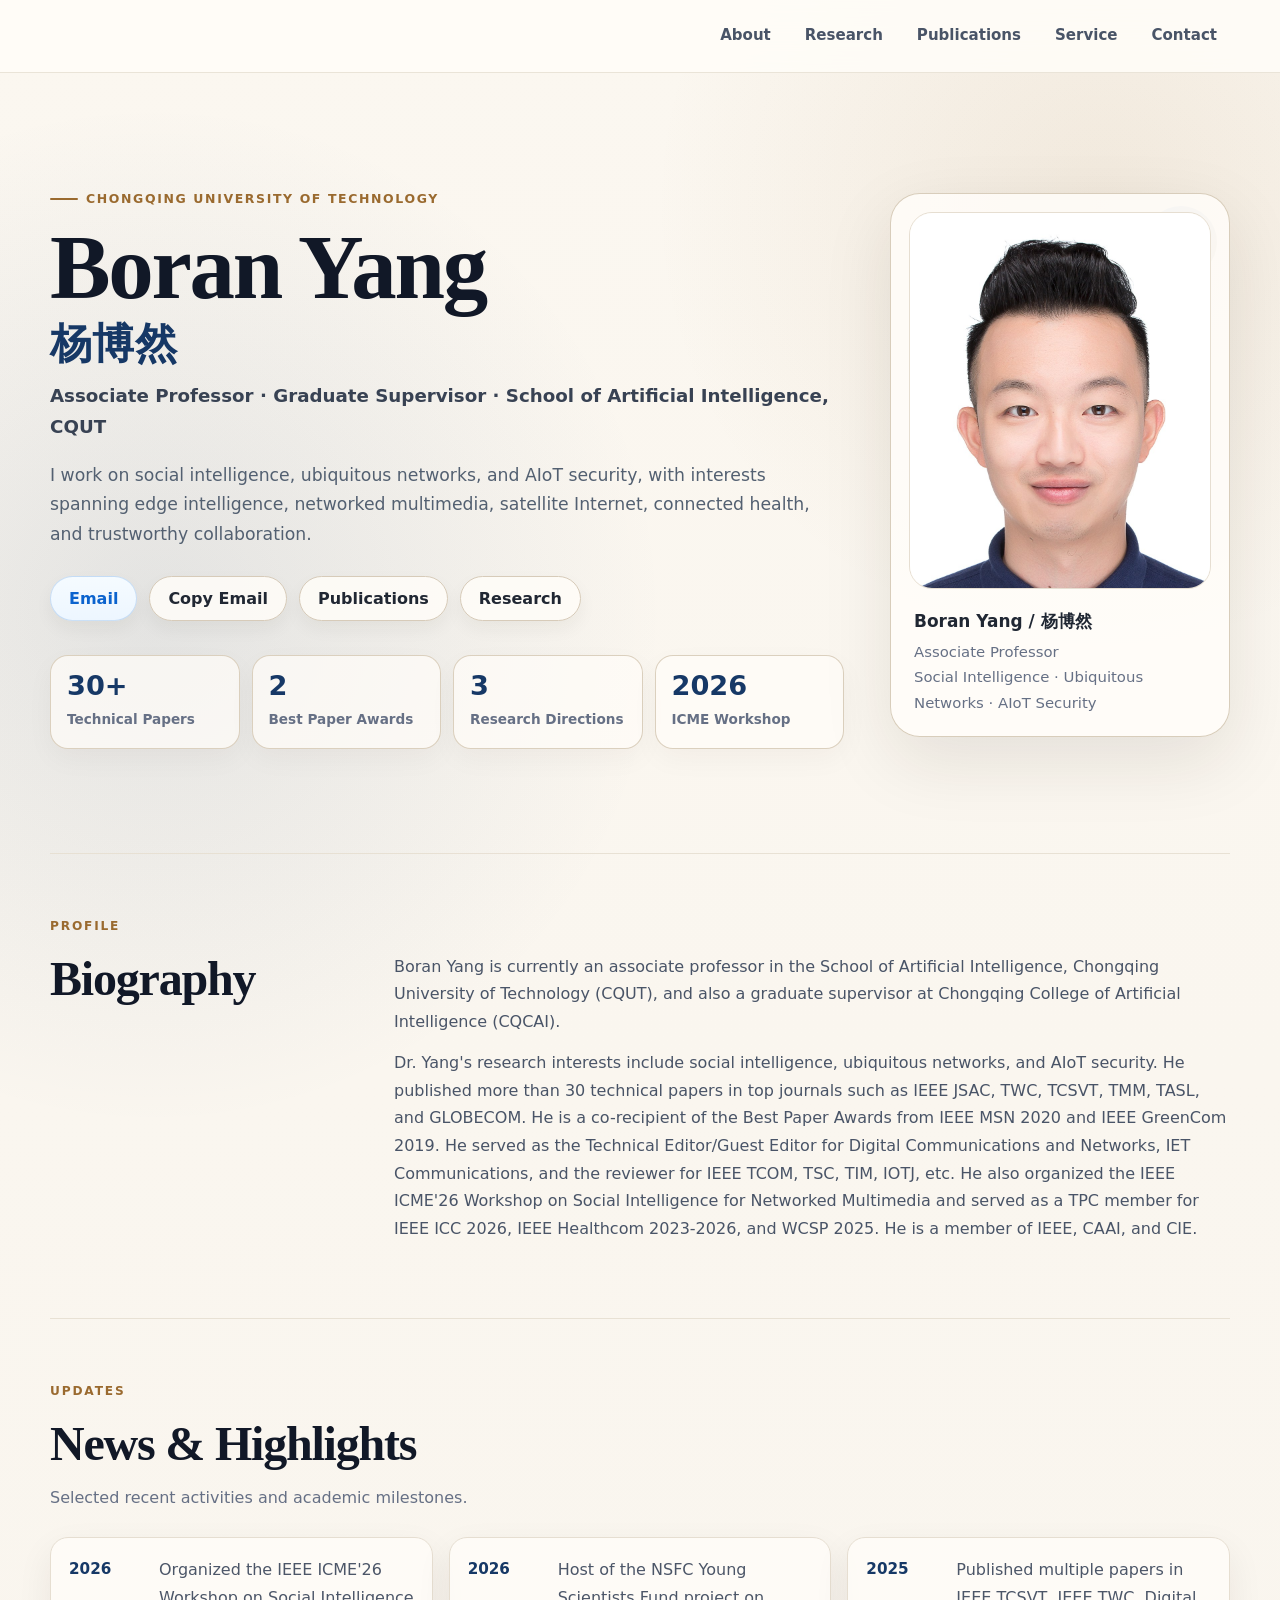
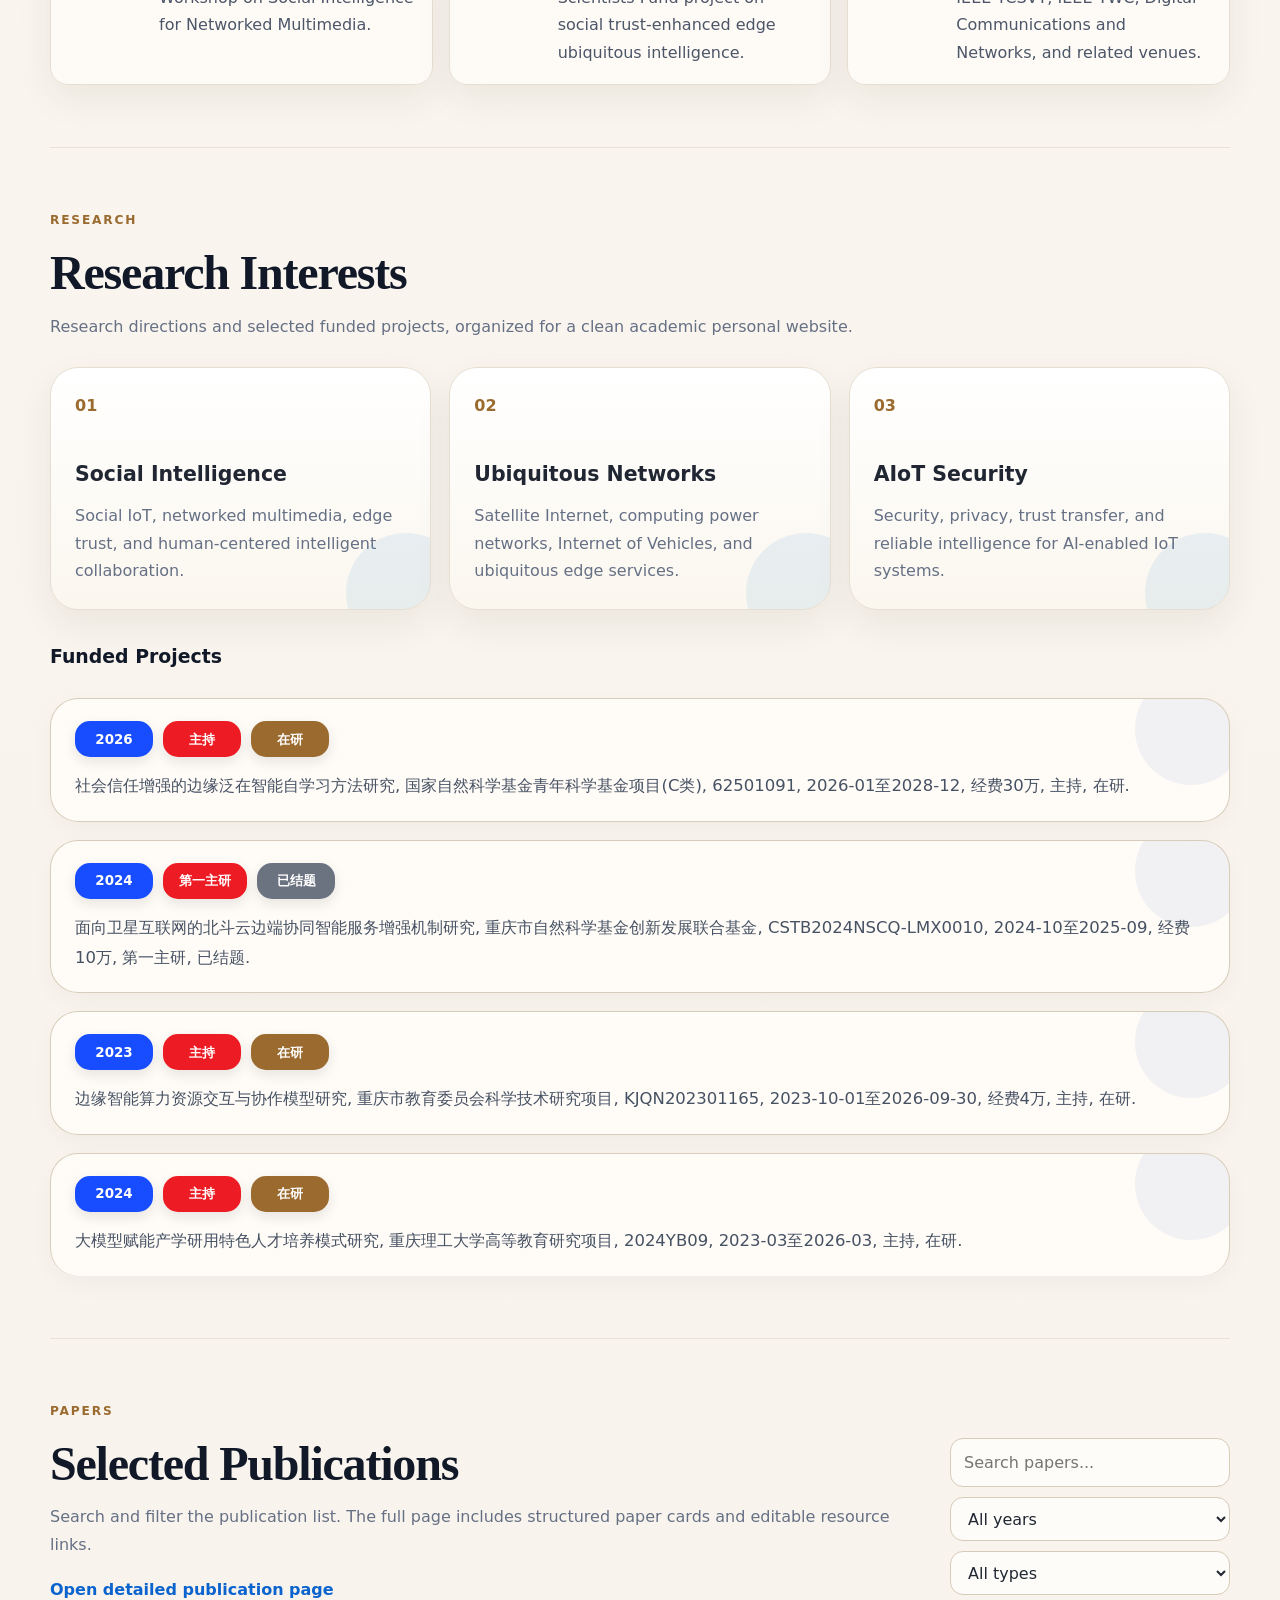
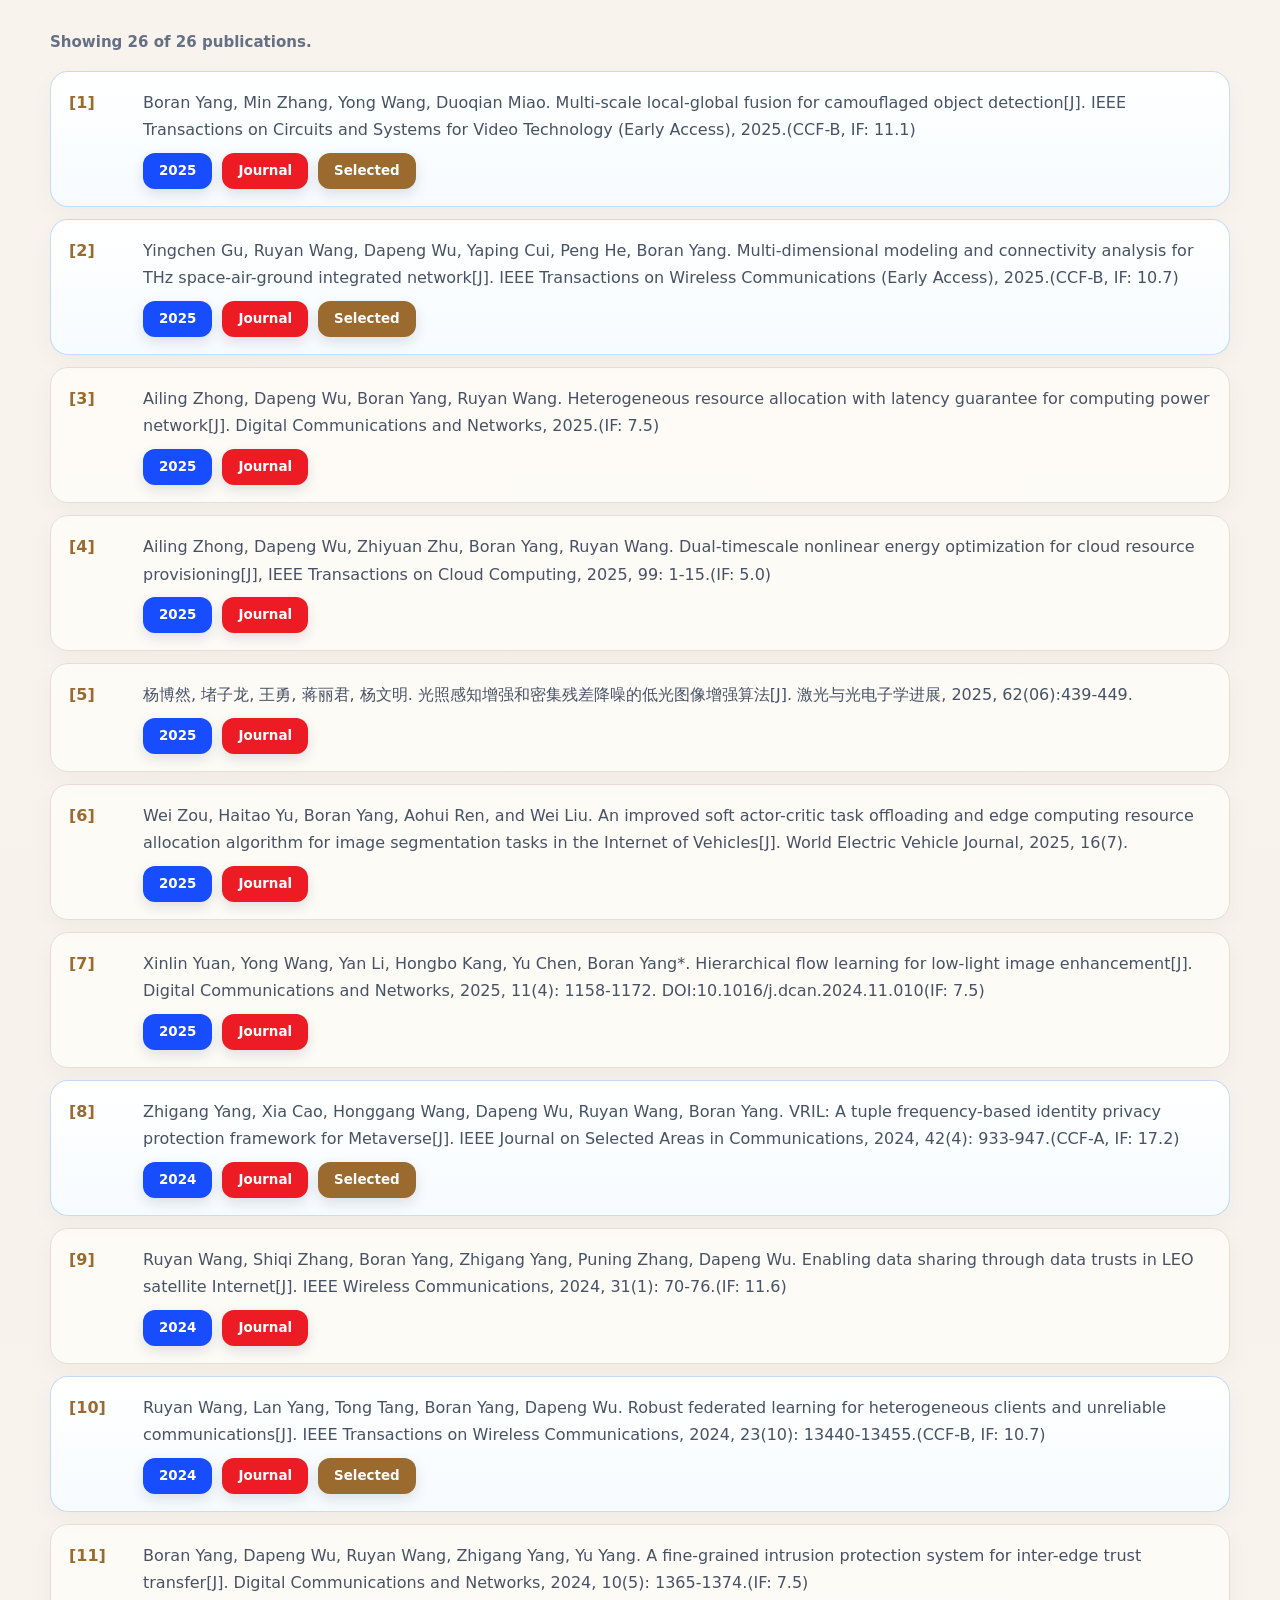
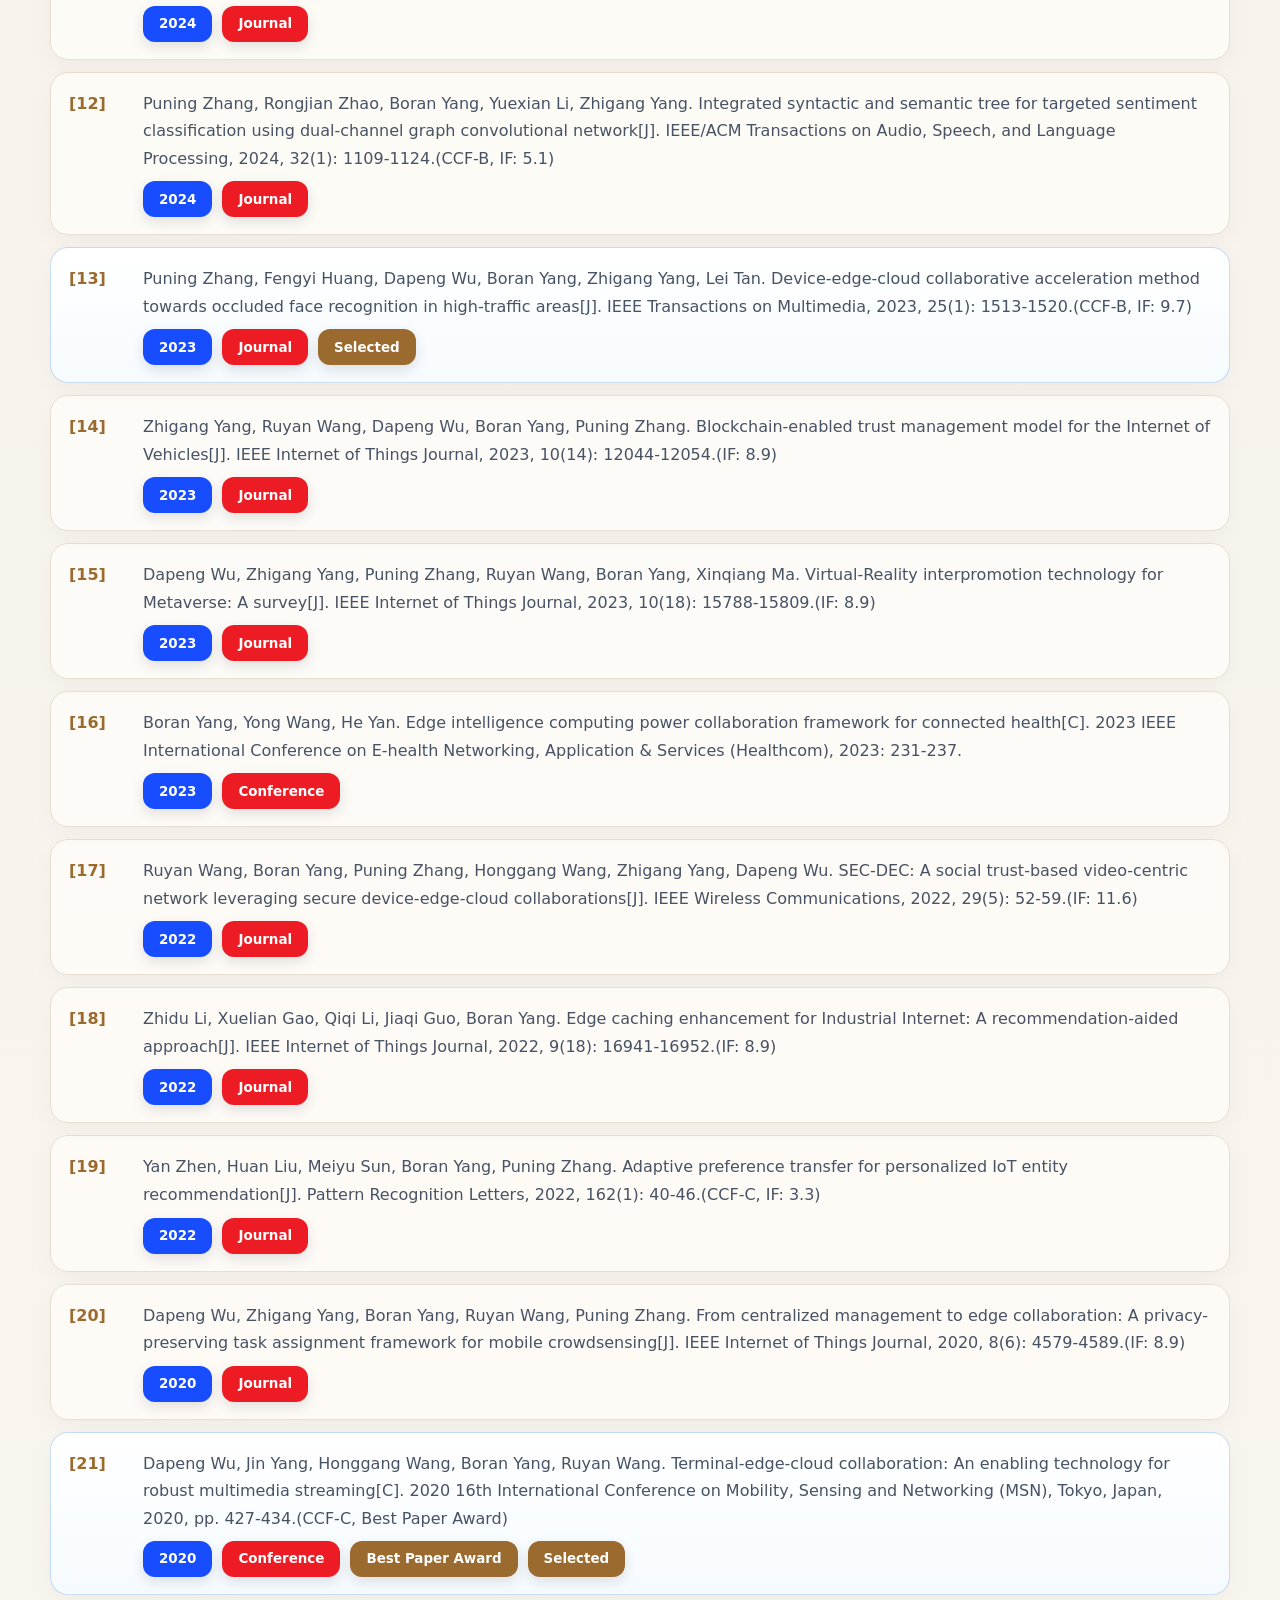
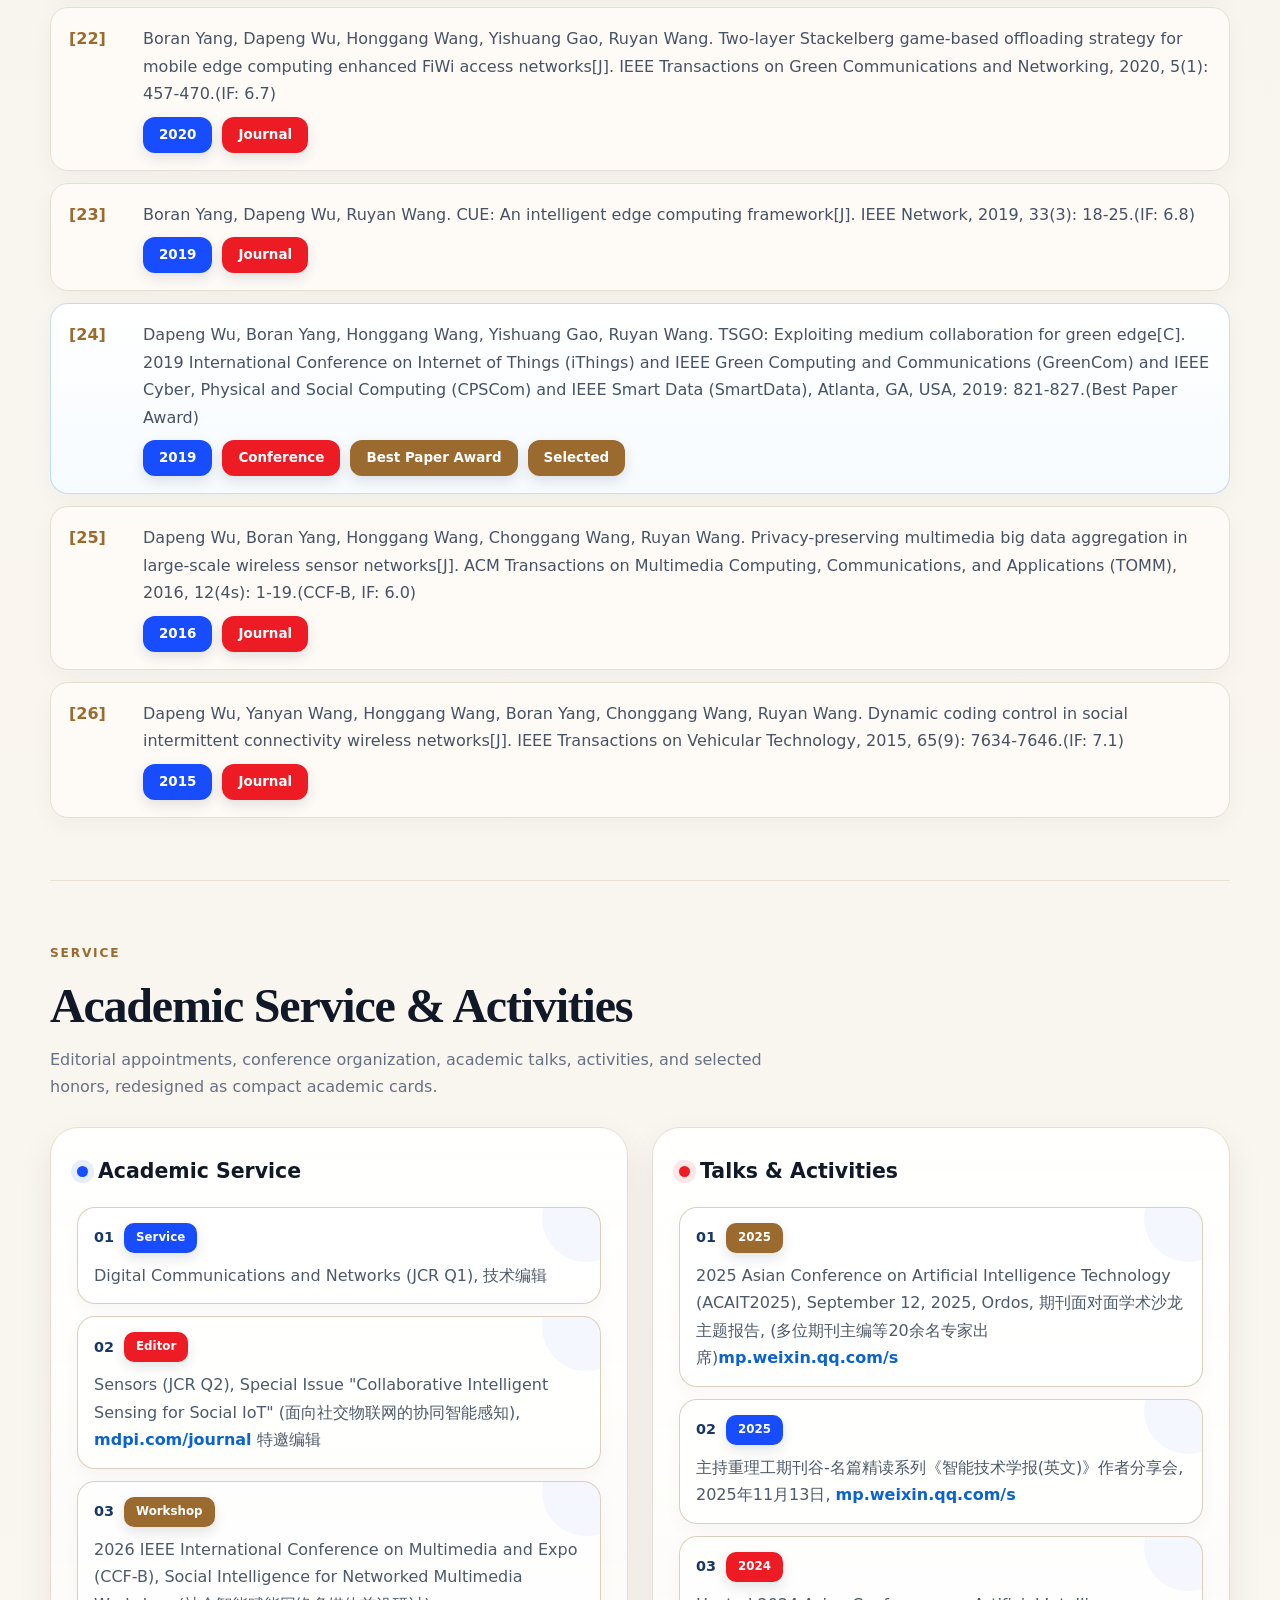
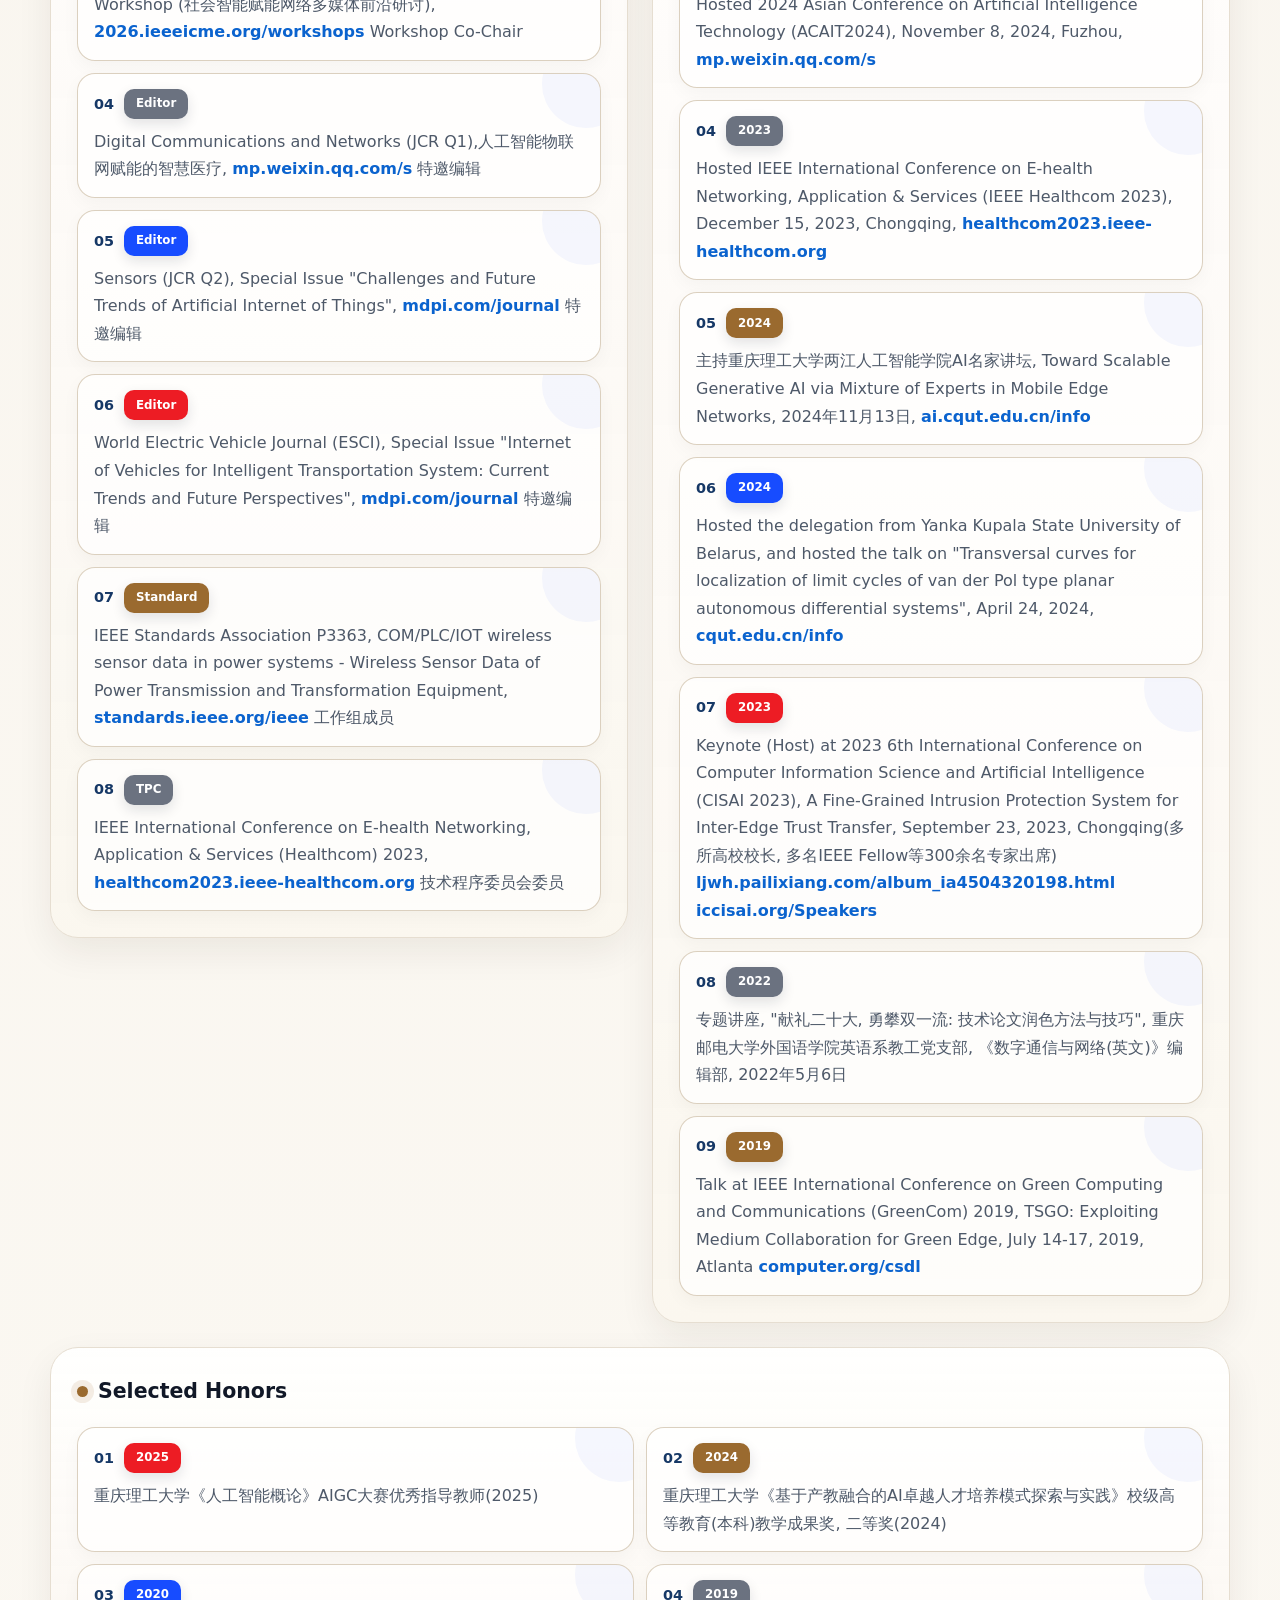
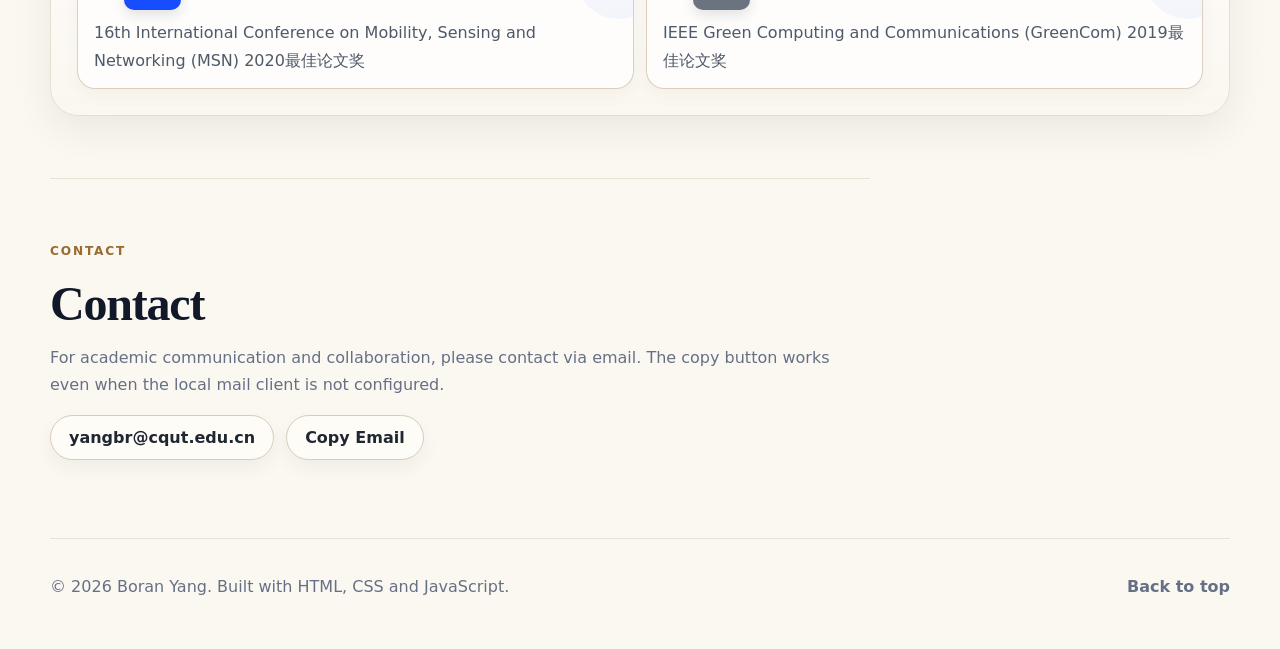
<file: index.html>
<!doctype html>
<html lang="en">
<head>
  <meta charset="utf-8" />
  <meta name="viewport" content="width=device-width, initial-scale=1" />
  <meta name="description" content="Boran Yang, Associate Professor at the School of Artificial Intelligence, Chongqing University of Technology. Research interests include social intelligence, ubiquitous networks, and AIoT security." />
  <meta name="keywords" content="Boran Yang, 杨博然, CQUT, Social Intelligence, Ubiquitous Networks, AIoT Security" />
  <meta name="author" content="Boran Yang" />
  <title>Boran Yang | 杨博然</title>
  <link rel="icon" href="assets/img/profile.svg" type="image/svg+xml" />
  <link rel="stylesheet" href="assets/css/styles.css" />
</head>
<body>
  <a class="skip-link" href="#about">Skip to content</a>

  <header class="site-header">
    <nav class="top-nav" aria-label="Main navigation">
      <button class="menu-button" type="button" aria-expanded="false" aria-controls="navLinks">Menu</button>
      <div class="nav-links" id="navLinks">
        <a href="index.html#about">About</a>
        <a href="index.html#research">Research</a>
        <a href="publication.html">Publications</a>
        <a href="index.html#service">Service</a>
        <a href="index.html#contact">Contact</a>
      </div>
    </nav>
  </header>

  <main id="top" class="page">
    <section class="hero" id="about">
      <div class="hero-main">
        <p class="kicker">Chongqing University of Technology</p>
        <h1>Boran Yang <span>杨博然</span></h1>
        <p class="position">Associate Professor · Graduate Supervisor · School of Artificial Intelligence, CQUT</p>
        <p class="summary">I work on social intelligence, ubiquitous networks, and AIoT security, with interests spanning edge intelligence, networked multimedia, satellite Internet, connected health, and trustworthy collaboration.</p>
        <div class="quick-links" aria-label="Quick links">
          <a href="mailto:yangbr@cqut.edu.cn">Email</a>
          <button type="button" id="copyEmailTop">Copy Email</button>
          <a href="publication.html">Publications</a>
          <a href="#research">Research</a>
        </div>
        <div class="metric-strip" aria-label="Academic metrics">
          <div><strong>30+</strong><span>Technical Papers</span></div>
          <div><strong>2</strong><span>Best Paper Awards</span></div>
          <div><strong>3</strong><span>Research Directions</span></div>
          <div><strong>2026</strong><span>ICME Workshop</span></div>
        </div>
      </div>
      <aside class="profile-card" aria-label="Profile card">
        <div class="portrait-frame">
          <img src="assets/img/yang-boran-photo.jpg" alt="Portrait of Boran Yang" />
        </div>
        <div class="profile-card-body">
          <strong>Boran Yang / 杨博然</strong>
          <span>Associate Professor</span>
          <span>Social Intelligence · Ubiquitous Networks · AIoT Security</span>
        </div>
      </aside>
    </section>

    <section class="section biography-section" aria-labelledby="bioTitle">
      <div class="section-label">Profile</div>
      <div class="two-column-section">
        <div>
          <h2 id="bioTitle">Biography</h2>
        </div>
        <div id="bioEN" class="prose wide-prose"></div>
      </div>
    </section>

    <section class="section news-section" aria-labelledby="newsTitle">
      <div class="section-label">Updates</div>
      <div class="section-head compact-head">
        <h2 id="newsTitle">News & Highlights</h2>
        <p>Selected recent activities and academic milestones.</p>
      </div>
      <div id="newsList" class="news-list"></div>
    </section>

    <section class="section" id="research" aria-labelledby="researchTitle">
      <div class="section-label">Research</div>
      <div class="section-head">
        <h2 id="researchTitle">Research Interests</h2>
        <p>Research directions and selected funded projects, organized for a clean academic personal website.</p>
      </div>
      <div class="research-tags">
        <article><span>01</span><strong>Social Intelligence</strong><p>Social IoT, networked multimedia, edge trust, and human-centered intelligent collaboration.</p></article>
        <article><span>02</span><strong>Ubiquitous Networks</strong><p>Satellite Internet, computing power networks, Internet of Vehicles, and ubiquitous edge services.</p></article>
        <article><span>03</span><strong>AIoT Security</strong><p>Security, privacy, trust transfer, and reliable intelligence for AI-enabled IoT systems.</p></article>
      </div>
      <div class="sub-head-row">
        <h3 class="sub-title">Funded Projects</h3>
      </div>
      <div id="projects" class="project-list"></div>
    </section>

    <section class="section" id="publications" aria-labelledby="pubTitle">
      <div class="section-label">Papers</div>
      <div class="section-head with-tools">
        <div>
          <h2 id="pubTitle">Selected Publications</h2>
          <p>Search and filter the publication list. The full page includes structured paper cards and editable resource links.</p>
          <a class="section-link" href="publication.html">Open detailed publication page</a>
        </div>
        <div class="pub-tools">
          <input id="pubSearch" type="search" placeholder="Search papers..." aria-label="Search publications" />
          <select id="yearFilter" aria-label="Filter by year"><option value="all">All years</option></select>
          <select id="typeFilter" aria-label="Filter by type">
            <option value="all">All types</option>
            <option value="Journal">Journal</option>
            <option value="Conference">Conference</option>
          </select>
        </div>
      </div>
      <p id="pubCount" class="count-line"></p>
      <div id="publicationsList" class="publication-list"></div>
    </section>

    <section class="section" id="service" aria-labelledby="serviceTitle">
      <div class="section-label">Service</div>
      <div class="section-head compact-head">
        <h2 id="serviceTitle">Academic Service & Activities</h2>
        <p>Editorial appointments, conference organization, academic talks, activities, and selected honors, redesigned as compact academic cards.</p>
      </div>
      <div class="resource-grid">
        <article class="panel">
          <h3>Academic Service</h3>
          <div id="serviceList" class="simple-list"></div>
        </article>
        <article class="panel">
          <h3>Talks & Activities</h3>
          <div id="talkList" class="simple-list"></div>
        </article>
        <article class="panel full-span">
          <h3>Selected Honors</h3>
          <div id="awardsList" class="simple-list compact"></div>
        </article>
      </div>
    </section>

    <section class="section contact" id="contact" aria-labelledby="contactTitle">
      <div class="section-label">Contact</div>
      <h2 id="contactTitle">Contact</h2>
      <p>For academic communication and collaboration, please contact via email. The copy button works even when the local mail client is not configured.</p>
      <div class="contact-actions">
        <a class="email-link" href="mailto:yangbr@cqut.edu.cn">yangbr@cqut.edu.cn</a>
        <button type="button" id="copyEmailBottom">Copy Email</button>
      </div>
      <p id="copyMessage" class="copy-message" role="status" aria-live="polite"></p>
    </section>
  </main>

  <footer class="footer">
    <p>© <span id="yearNow"></span> Boran Yang. Built with HTML, CSS and JavaScript.</p>
    <a href="#top">Back to top</a>
  </footer>

  <script src="assets/js/data.js"></script>
  <script src="assets/js/main.js"></script>
</body>
</html>
</file>
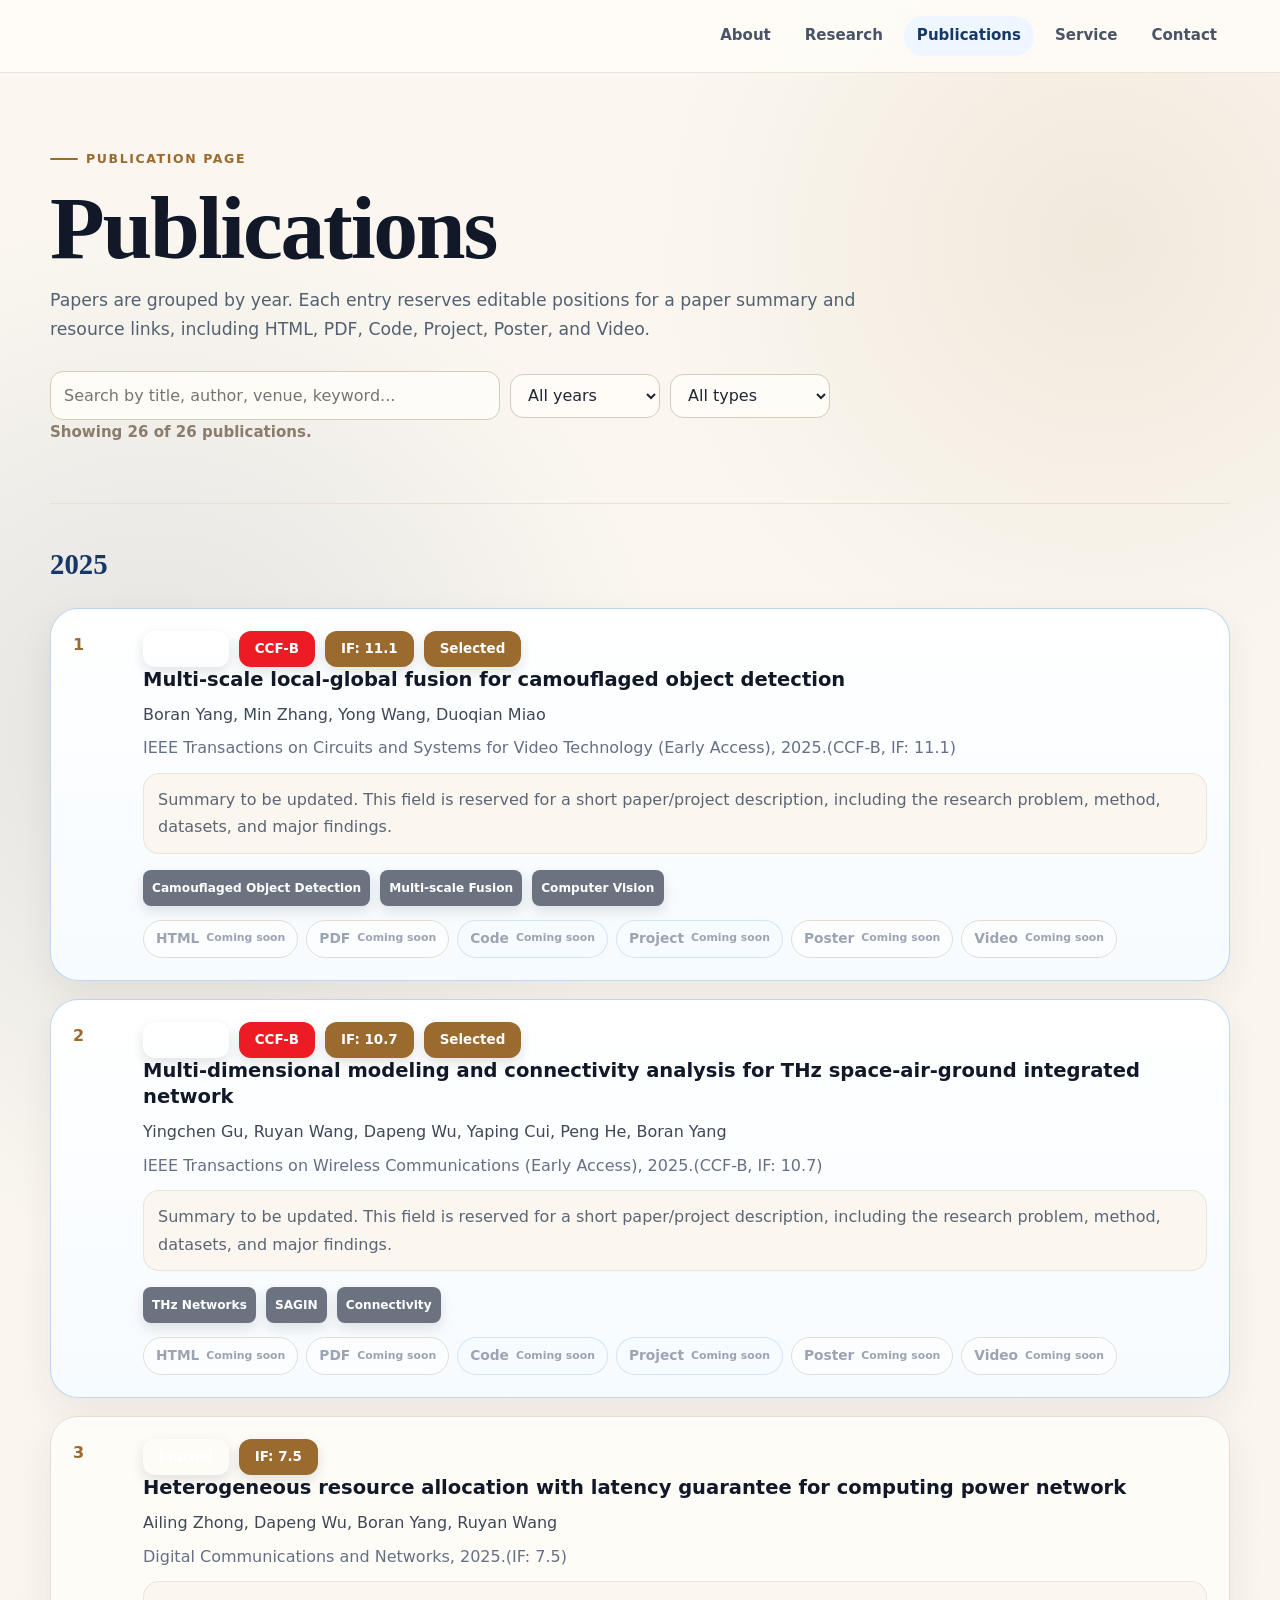
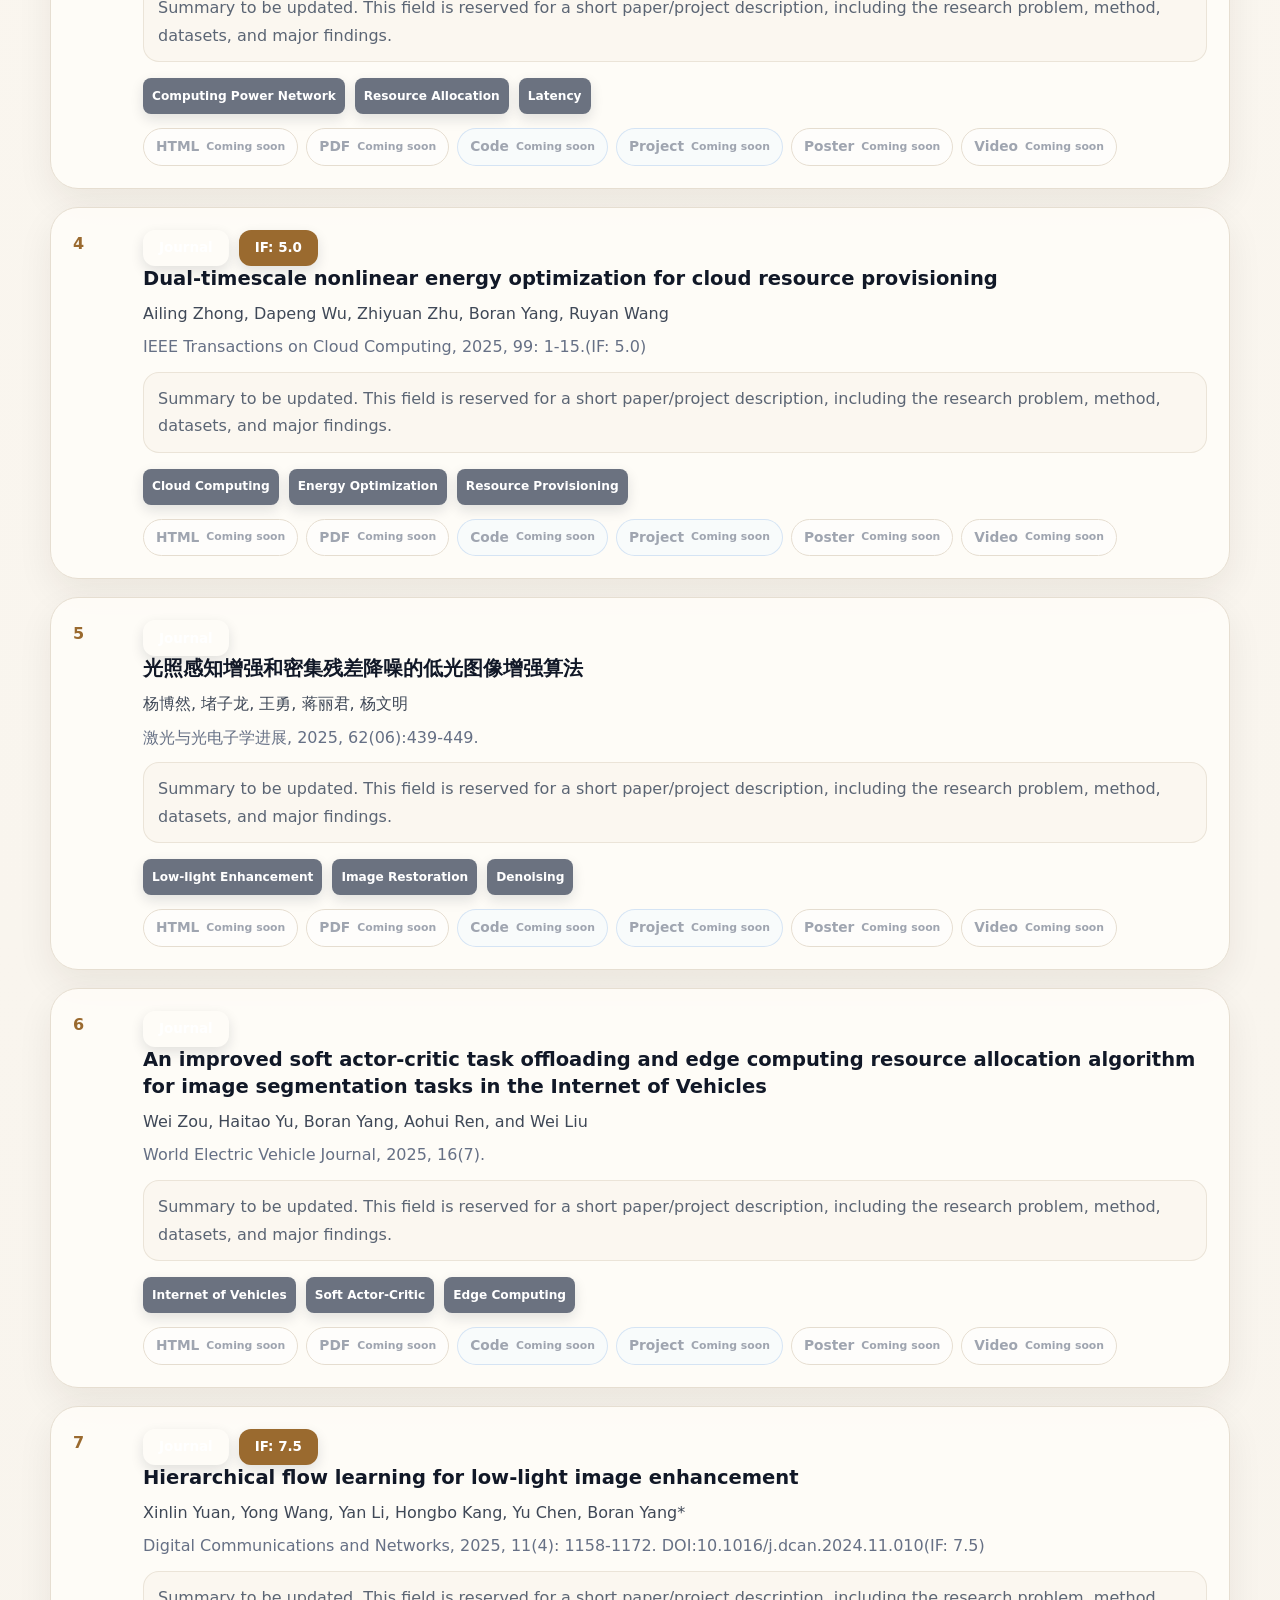
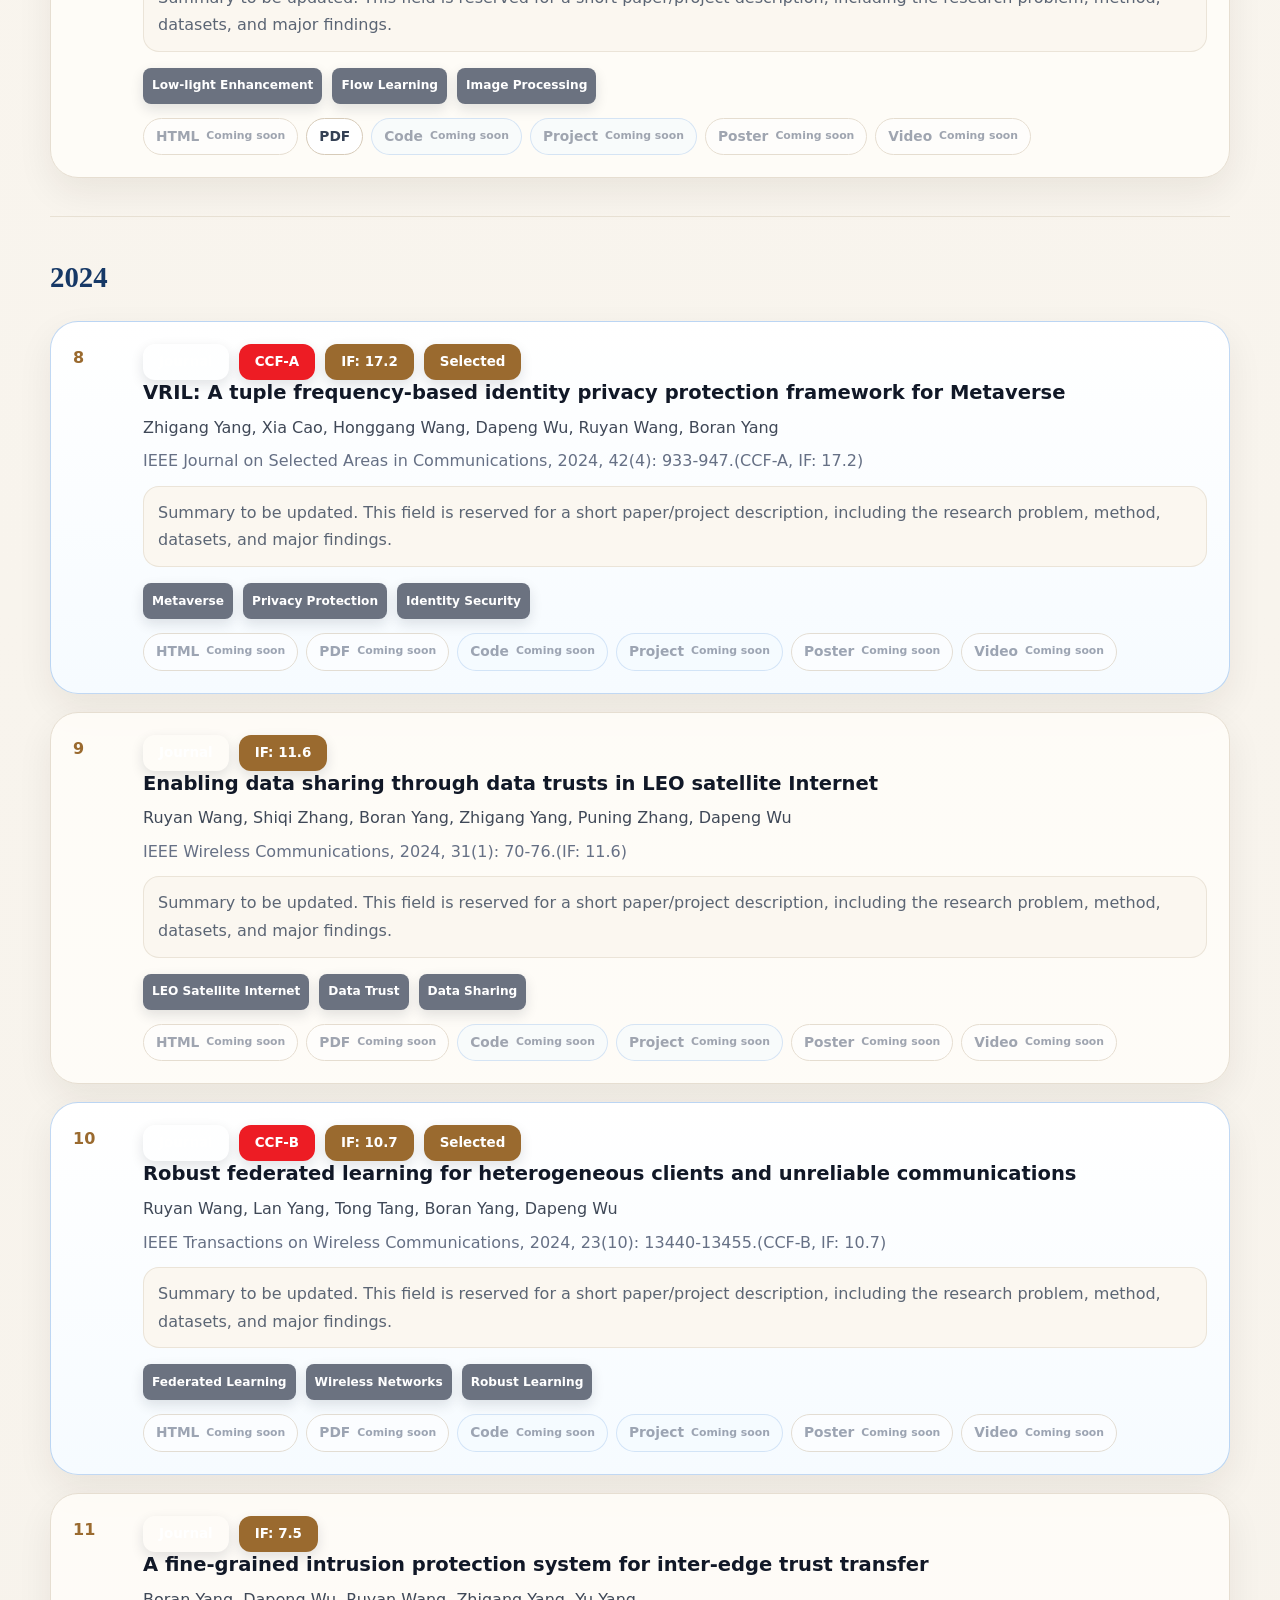
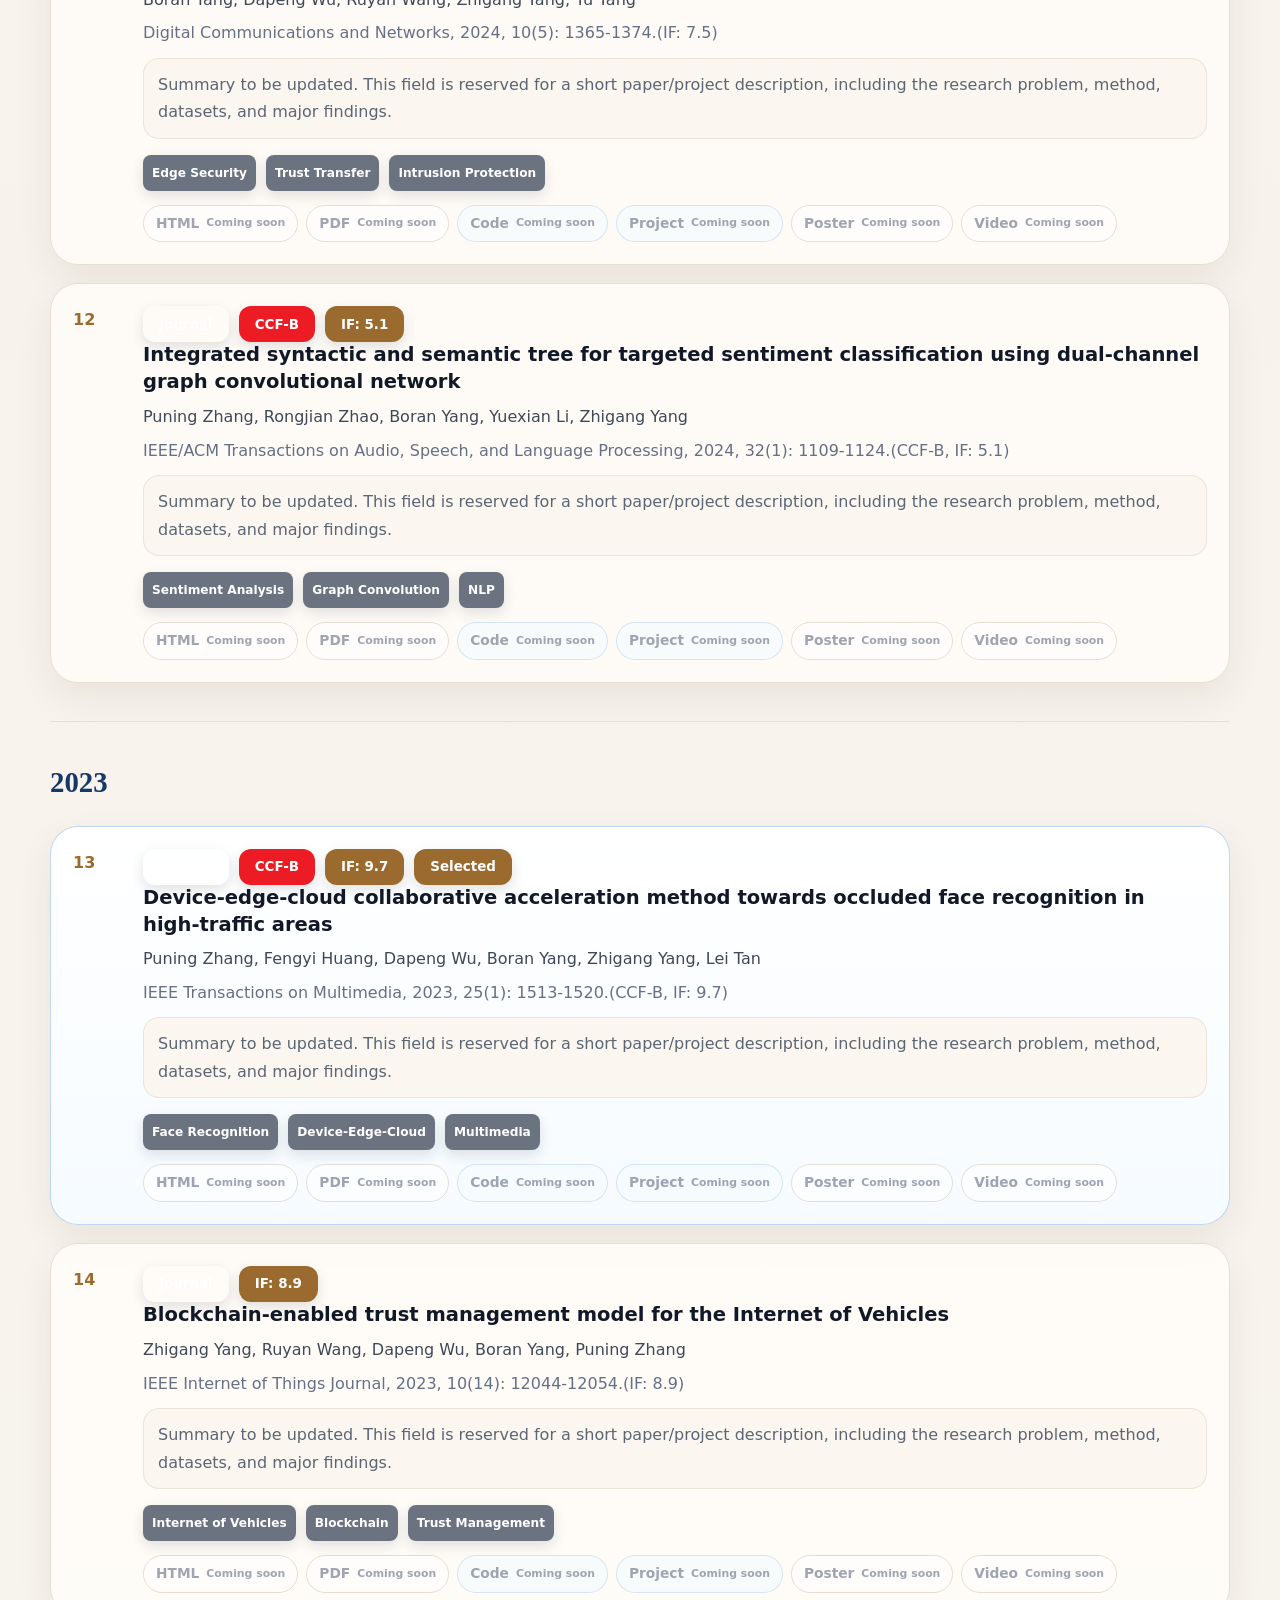
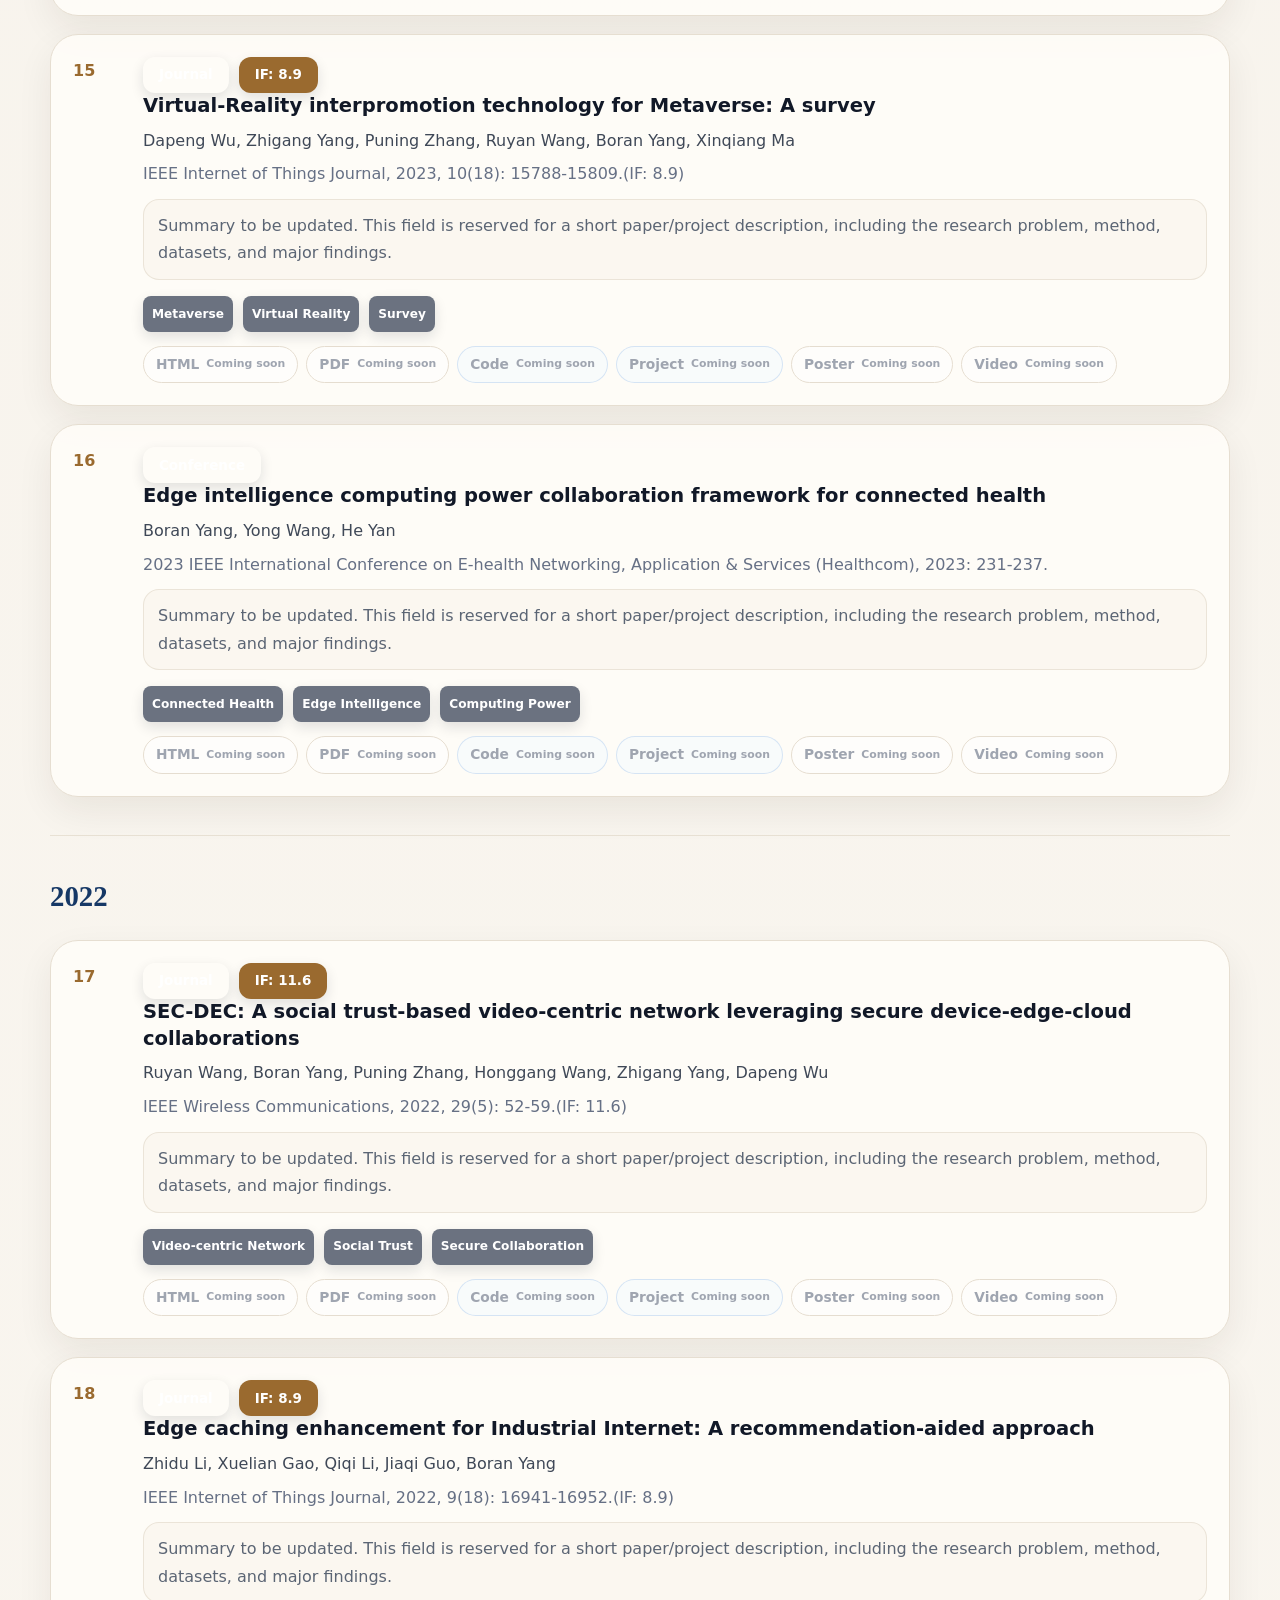
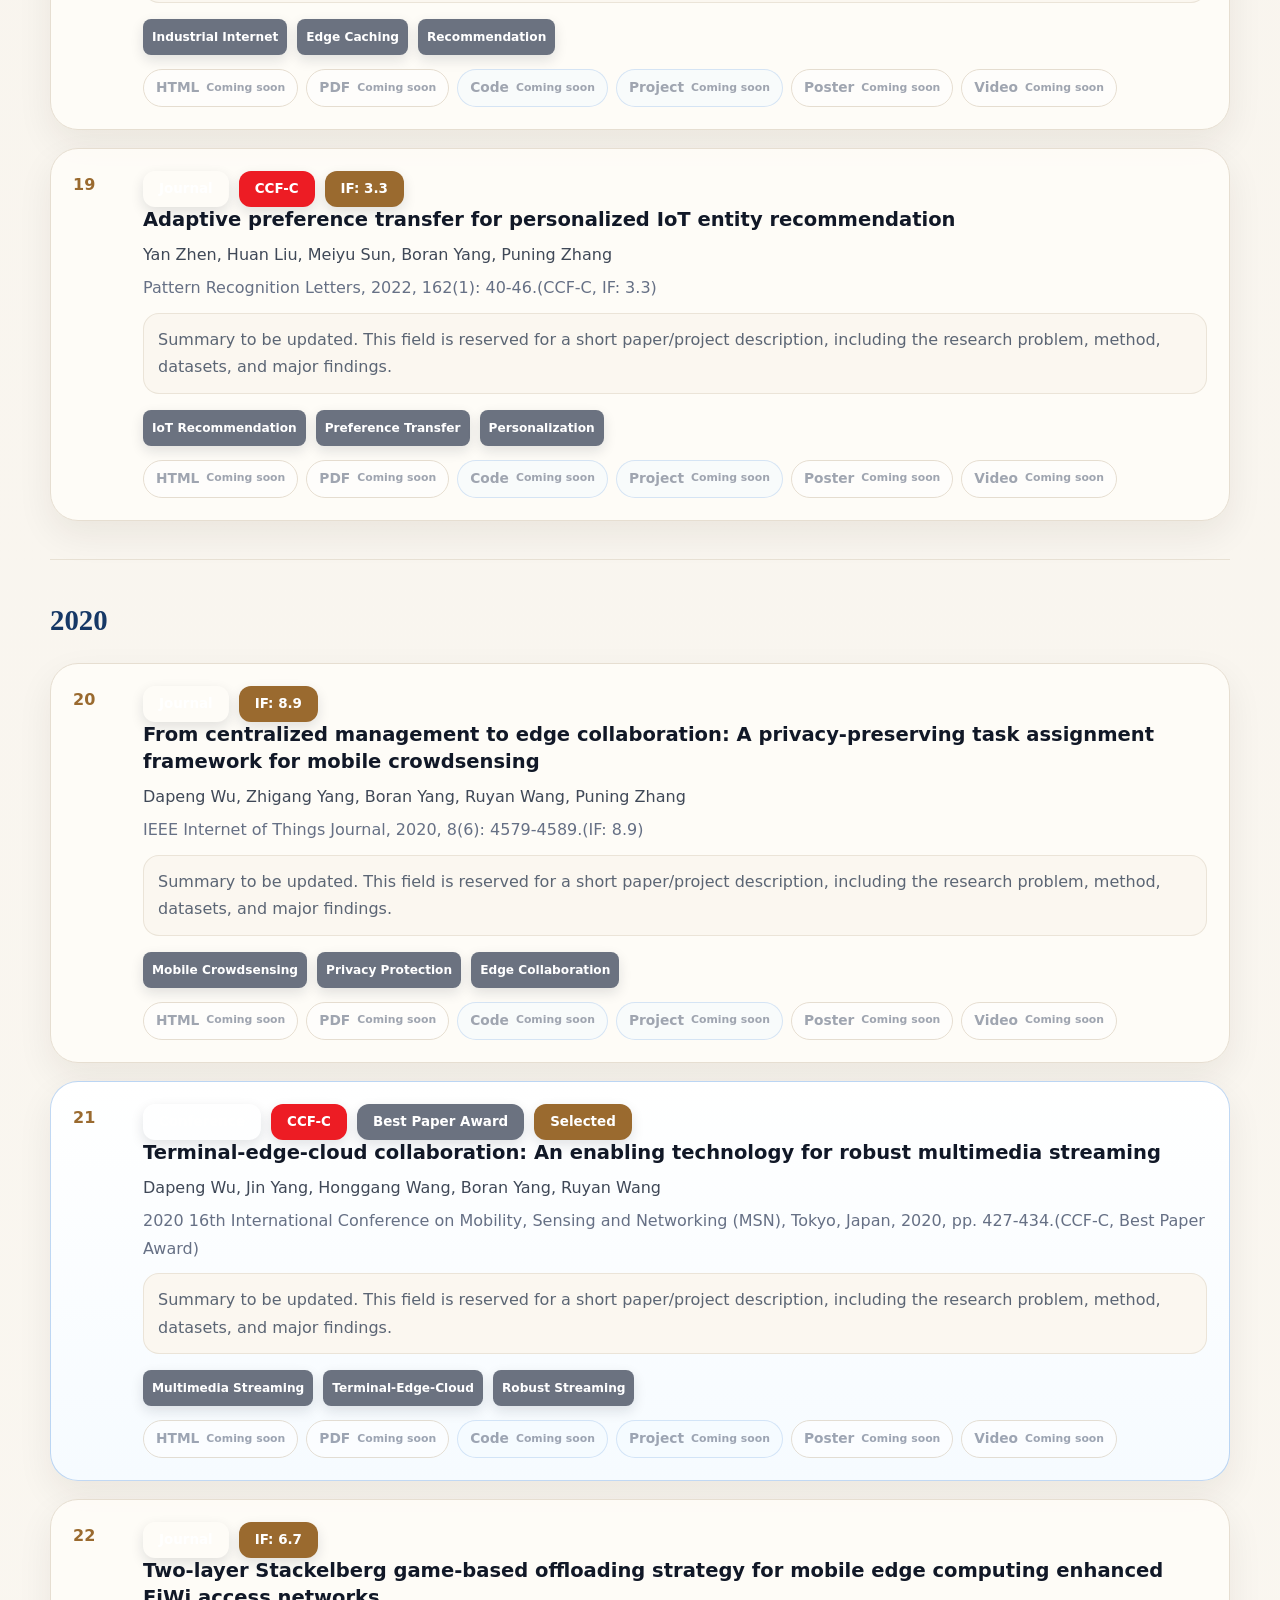
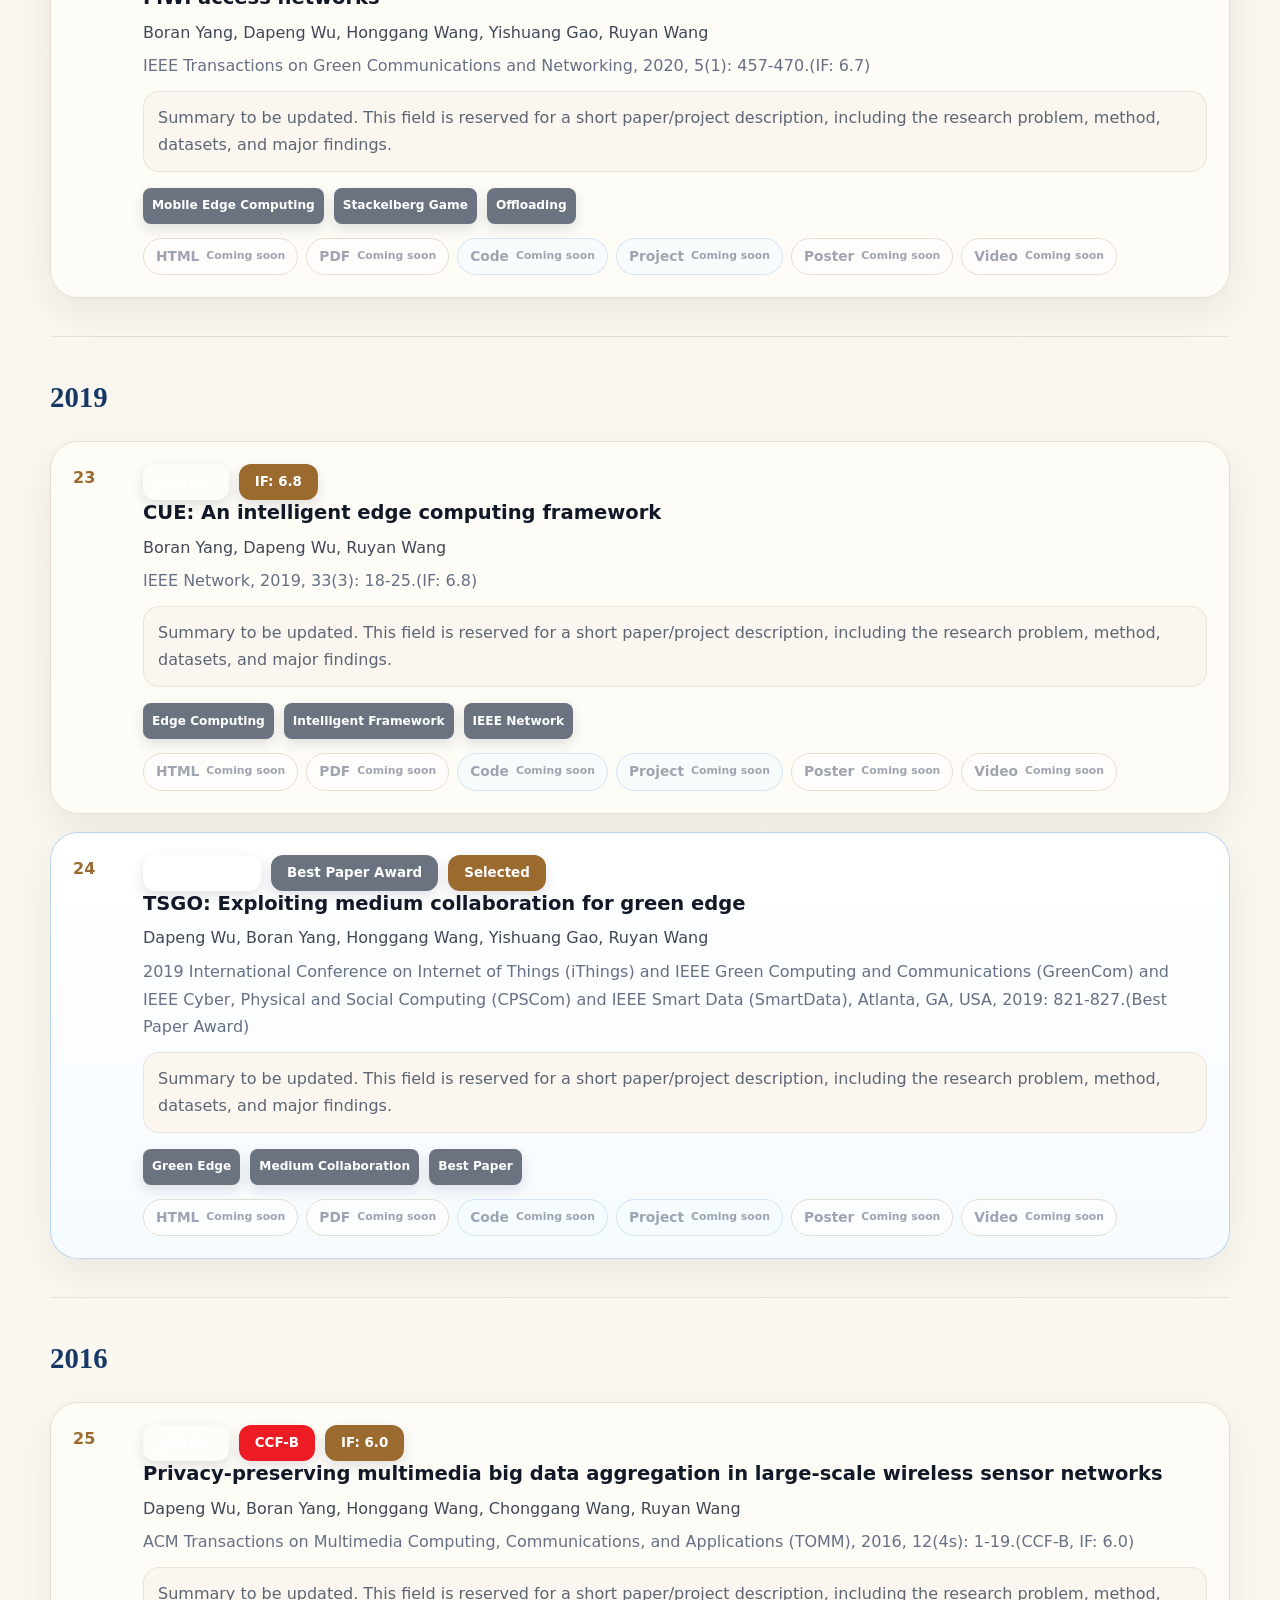
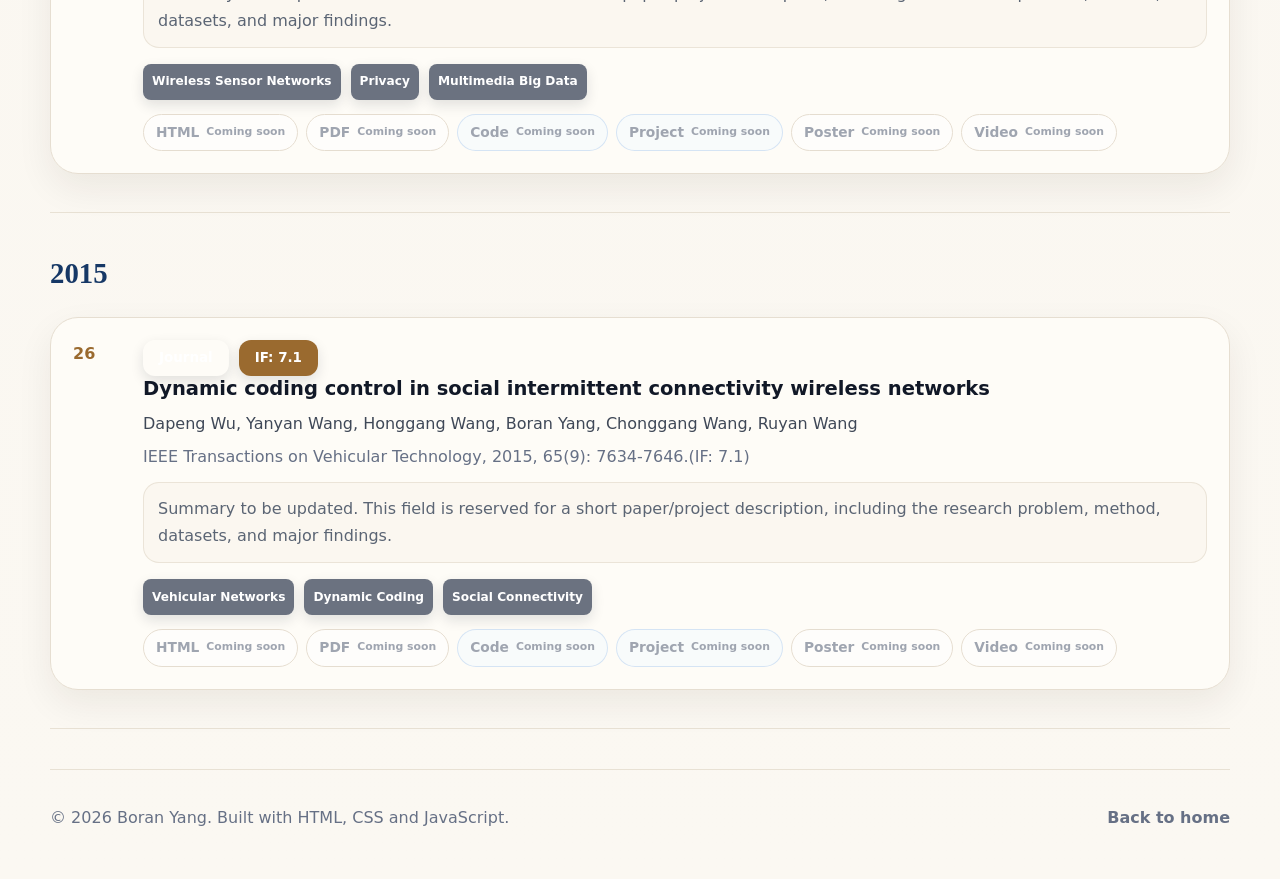
<file: publication.html>
<!doctype html>
<html lang="en">
<head>
  <meta charset="utf-8" />
  <meta name="viewport" content="width=device-width, initial-scale=1" />
  <meta name="description" content="Publication list of Boran Yang, with reserved links for paper summaries, PDF, code, project pages, posters, and videos." />
  <meta name="author" content="Boran Yang" />
  <title>Publications | Boran Yang</title>
  <link rel="icon" href="assets/img/profile.svg" type="image/svg+xml" />
  <link rel="stylesheet" href="assets/css/styles.css" />
</head>
<body>
  <a class="skip-link" href="#publicationListDetailed">Skip to publications</a>
  <header class="site-header">
    <nav class="top-nav" aria-label="Main navigation">
      <button class="menu-button" type="button" aria-expanded="false" aria-controls="navLinks">Menu</button>
      <div class="nav-links" id="navLinks">
        <a href="index.html#about">About</a>
        <a href="index.html#research">Research</a>
        <a href="publication.html" aria-current="page">Publications</a>
        <a href="index.html#service">Service</a>
        <a href="index.html#contact">Contact</a>
      </div>
    </nav>
  </header>

  <main class="page publication-page">
    <section class="publication-hero">
      <p class="kicker">Publication Page</p>
      <h1>Publications</h1>
      <p class="summary">Papers are grouped by year. Each entry reserves editable positions for a paper summary and resource links, including HTML, PDF, Code, Project, Poster, and Video.</p>
      <div class="pub-tools detail-tools">
        <input id="detailSearch" type="search" placeholder="Search by title, author, venue, keyword..." aria-label="Search detailed publications" />
        <select id="detailYearFilter" aria-label="Filter detailed publications by year"><option value="all">All years</option></select>
        <select id="detailTypeFilter" aria-label="Filter detailed publications by type">
          <option value="all">All types</option>
          <option value="Journal">Journal</option>
          <option value="Conference">Conference</option>
        </select>
      </div>
      <p id="detailCount" class="count-line"></p>
    </section>

    <div id="publicationListDetailed"></div>
  </main>

  <footer class="footer">
    <p>© <span id="yearNow"></span> Boran Yang. Built with HTML, CSS and JavaScript.</p>
    <a href="index.html#top">Back to home</a>
  </footer>

  <script src="assets/js/data.js"></script>
  <script src="assets/js/publication-page.js"></script>
</body>
</html>
</file>
<file: assets/css/styles.css>
:root {
  --bg: #f7f3ec;
  --paper: #fffdf9;
  --panel: #ffffff;
  --panel-soft: #fbf7f0;
  --text: #202733;
  --muted: #667085;
  --subtle: #8a7d6c;
  --line: #e6ded1;
  --line-strong: #d7cbb9;
  --navy: #163866;
  --blue: #0b63ce;
  --blue-soft: #eef6ff;
  --red: #d92d20;
  --gold: #9a6a2f;
  --green: #12715b;
  --shadow: 0 24px 70px rgba(42, 32, 20, 0.10);
  --shadow-soft: 0 14px 36px rgba(42, 32, 20, 0.07);
  --radius-lg: 28px;
  --radius-md: 18px;
  --radius-sm: 10px;
  --font-sans: Inter, ui-sans-serif, system-ui, -apple-system, BlinkMacSystemFont, "Segoe UI", "Noto Sans SC", "Microsoft YaHei", Arial, sans-serif;
  --font-serif: Georgia, "Times New Roman", "Noto Serif SC", "Songti SC", serif;
}

* { box-sizing: border-box; }
html { scroll-behavior: smooth; max-width: 100%; overflow-x: hidden; }
body {
  margin: 0;
  max-width: 100%;
  overflow-x: hidden;
  color: var(--text);
  background:
    radial-gradient(circle at 12% 6%, rgba(22, 56, 102, 0.10), transparent 32rem),
    radial-gradient(circle at 86% 2%, rgba(154, 106, 47, 0.10), transparent 28rem),
    linear-gradient(180deg, #fbf7f0 0%, var(--bg) 42%, #fbf8f2 100%);
  font-family: var(--font-sans);
  font-variant-numeric: lining-nums tabular-nums;
  font-feature-settings: "lnum" 1, "tnum" 1;
  line-height: 1.72;
}

h1, h2, h3, h4, p { margin-top: 0; }
h1, h2 { font-family: var(--font-serif); letter-spacing: -0.025em; color: #111827; }
h3, h4 { color: #111827; }
a { color: var(--blue); text-decoration: none; }
a:hover { text-decoration: underline; }
button, input, select { font: inherit; }
img { max-width: 100%; }

.skip-link { position: absolute; left: -999px; top: 8px; z-index: 50; padding: 8px 12px; border-radius: 10px; background: #111827; color: #fff; }
.skip-link:focus { left: 8px; }

.site-header {
  position: sticky;
  top: 0;
  z-index: 20;
  border-bottom: 1px solid rgba(230, 222, 209, 0.82);
  background: rgba(255, 253, 249, 0.86);
  backdrop-filter: blur(18px);
}
.top-nav {
  width: min(1180px, calc(100% - 44px));
  min-height: 72px;
  margin: 0 auto;
  display: flex;
  align-items: center;
  justify-content: space-between;
  gap: 24px;
}
.site-title {
  display: inline-flex;
  flex-direction: column;
  color: var(--text);
  line-height: 1.12;
  text-decoration: none;
}
.site-title span { font-weight: 800; font-size: 1.05rem; letter-spacing: 0.01em; }
.site-title small { color: var(--muted); font-size: 0.78rem; font-weight: 650; }
.nav-links { display: flex; align-items: center; gap: 8px; }
.nav-links a {
  display: inline-flex;
  align-items: center;
  justify-content: center;
  min-height: 38px;
  padding: 7px 13px;
  border-radius: 999px;
  color: #495467;
  font-weight: 650;
  font-size: 0.94rem;
}
.nav-links a:hover, .nav-links a[aria-current="page"] { color: var(--navy); background: var(--blue-soft); text-decoration: none; }
.menu-button { display: none; border: 1px solid var(--line); border-radius: 999px; background: var(--panel); color: var(--text); padding: 7px 14px; cursor: pointer; }

.page { width: min(1180px, calc(100% - 44px)); margin: 0 auto; }
.hero {
  display: grid;
  grid-template-columns: minmax(0, 1fr) 340px;
  gap: 46px;
  align-items: center;
  min-height: calc(100vh - 120px);
  padding: 70px 0 66px;
}
.hero-main { position: relative; }
.kicker {
  display: inline-flex;
  align-items: center;
  gap: 8px;
  margin: 0 0 14px;
  color: var(--gold);
  font-family: var(--font-sans);
  font-size: 0.78rem;
  font-weight: 850;
  letter-spacing: 0.13em;
  text-transform: uppercase;
}
.kicker::before { content: ""; width: 28px; height: 2px; border-radius: 99px; background: currentColor; }
h1 { margin-bottom: 16px; font-size: clamp(3.15rem, 7.1vw, 6.45rem); line-height: 0.98; font-weight: 760; }
h1 span { display: block; margin-top: 10px; color: var(--navy); font-family: var(--font-sans); font-size: clamp(1.7rem, 3.3vw, 2.65rem); font-weight: 780; letter-spacing: 0.01em; }
.position { margin-bottom: 18px; color: #384253; font-size: 1.14rem; font-weight: 650; }
.summary { max-width: 820px; margin-bottom: 26px; color: #536071; font-size: 1.08rem; }
.quick-links, .contact-actions { display: flex; flex-wrap: wrap; gap: 12px; align-items: center; }
.quick-links a, .quick-links button, .contact-actions a, .contact-actions button {
  display: inline-flex;
  align-items: center;
  justify-content: center;
  min-height: 42px;
  border: 1px solid var(--line-strong);
  border-radius: 999px;
  background: rgba(255, 253, 249, 0.86);
  color: var(--text);
  padding: 8px 18px;
  font-weight: 760;
  box-shadow: 0 8px 18px rgba(42, 32, 20, 0.05);
  cursor: pointer;
}
.quick-links a:first-child, .email-link { border-color: rgba(11, 99, 206, 0.18); background: linear-gradient(180deg, #f5fbff, #edf6ff); color: var(--blue); }
.metric-strip {
  max-width: 810px;
  margin-top: 34px;
  display: grid;
  grid-template-columns: repeat(4, minmax(0, 1fr));
  gap: 12px;
}
.metric-strip div {
  min-height: 94px;
  padding: 16px;
  border: 1px solid rgba(215, 203, 185, 0.9);
  border-radius: 18px;
  background: rgba(255, 253, 249, 0.72);
  box-shadow: 0 10px 28px rgba(42, 32, 20, 0.04);
}
.metric-strip strong { display: block; color: var(--navy); font-size: 1.7rem; line-height: 1; font-weight: 850; }
.metric-strip span { display: block; margin-top: 9px; color: var(--muted); font-size: 0.85rem; font-weight: 650; }
.profile-card {
  position: relative;
  margin: 0;
  border: 1px solid rgba(215, 203, 185, 0.96);
  border-radius: 30px;
  background: rgba(255, 253, 249, 0.84);
  padding: 18px;
  box-shadow: var(--shadow);
}
.profile-card::before {
  content: "";
  position: absolute;
  inset: 12px 12px auto auto;
  width: 72px;
  height: 72px;
  border-radius: 50%;
  background: linear-gradient(135deg, rgba(11,99,206,.18), rgba(154,106,47,.18));
  z-index: -1;
}
.portrait-frame {
  overflow: hidden;
  border-radius: 23px;
  border: 1px solid var(--line);
  background: var(--panel-soft);
}
.portrait-frame img { display: block; width: 100%; aspect-ratio: 4 / 5; object-fit: cover; object-position: center top; }
.profile-card-body { padding: 18px 5px 2px; color: var(--muted); font-size: 0.93rem; }
.profile-card-body strong, .profile-card-body span { display: block; }
.profile-card-body strong { margin-bottom: 4px; color: var(--text); font-size: 1.06rem; }

.section { position: relative; padding: 62px 0; border-top: 1px solid rgba(230, 222, 209, 0.88); }
.section:first-of-type { border-top: 0; }
.section-label {
  margin-bottom: 16px;
  color: var(--gold);
  font-size: 0.76rem;
  font-weight: 850;
  letter-spacing: 0.15em;
  text-transform: uppercase;
}
.section h2 { margin-bottom: 14px; font-size: clamp(2rem, 4vw, 3rem); line-height: 1.08; }
.section h3 { margin-bottom: 12px; font-size: 1.18rem; }
.section-head { max-width: 850px; margin-bottom: 26px; }
.compact-head { max-width: 720px; }
.section-head p, .section > p, .prose p, .contact p { color: var(--muted); }
.two-column-section { display: grid; grid-template-columns: 300px minmax(0, 1fr); gap: 44px; align-items: start; }
.wide-prose { max-width: 850px; }
.prose p { margin-bottom: 14px; color: #495467; }

.news-list { display: grid; grid-template-columns: repeat(3, minmax(0, 1fr)); gap: 16px; }
.news-item {
  display: grid;
  grid-template-columns: 76px minmax(0, 1fr);
  gap: 14px;
  padding: 18px;
  border: 1px solid var(--line);
  border-radius: var(--radius-md);
  background: rgba(255,253,249,.8);
  box-shadow: var(--shadow-soft);
}
.news-date { color: var(--navy); font-weight: 850; font-size: 0.95rem; }
.news-text { color: #4c5668; overflow-wrap: anywhere; word-break: break-word; }

.research-tags { display: grid; grid-template-columns: repeat(3, minmax(0, 1fr)); gap: 18px; }
.research-tags article {
  position: relative;
  overflow: hidden;
  min-height: 210px;
  border: 1px solid var(--line);
  border-radius: var(--radius-lg);
  background: linear-gradient(180deg, #ffffff 0%, #fbf7ef 100%);
  padding: 24px;
  box-shadow: var(--shadow-soft);
}
.research-tags article::after {
  content: "";
  position: absolute;
  right: -36px;
  bottom: -44px;
  width: 120px;
  height: 120px;
  border-radius: 50%;
  background: rgba(11, 99, 206, 0.08);
}
.research-tags span { display: block; color: var(--gold); font-weight: 850; margin-bottom: 38px; }
.research-tags strong { display: block; font-size: 1.28rem; margin-bottom: 10px; color: var(--text); }
.research-tags p { margin-bottom: 0; color: var(--muted); }
.sub-head-row { display: flex; justify-content: space-between; gap: 18px; align-items: end; margin: 34px 0 16px; }
.sub-title { margin: 0; }
.sub-head-row span { color: var(--muted); font-size: 0.92rem; }
.project-list { display: grid; gap: 16px; }
.project-item {
  display: grid;
  grid-template-columns: 108px minmax(0, 1fr);
  gap: 22px;
  align-items: start;
  border: 1px solid var(--line);
  border-radius: 24px;
  background: rgba(255,253,249,.86);
  padding: 20px 22px;
  box-shadow: 0 10px 28px rgba(42, 32, 20, 0.045);
}
.project-meta { display: flex; flex-direction: column; gap: 9px; align-items: flex-start; padding-top: 2px; }
.project-chip {
  display: inline-flex;
  align-items: center;
  justify-content: center;
  min-width: 64px;
  padding: 7px 12px;
  border-radius: 7px;
  color: #fff;
  font-size: 0.92rem;
  font-weight: 850;
  line-height: 1;
  letter-spacing: 0;
  box-shadow: 0 5px 13px rgba(15, 23, 42, .12);
}
.project-chip.year { background: #174cff; }
.project-chip.role { background: #ed1c24; }
.project-chip.status.active { background: var(--gold); }
.project-chip.status.done { background: #6b7280; }
.project-item p { margin: 0; color: #4e5969; font-size: 1.01rem; overflow-wrap: anywhere; word-break: break-word; }

.with-tools { display: flex; justify-content: space-between; gap: 28px; align-items: flex-start; max-width: none; }
.section-link { display: inline-flex; align-items: center; margin-top: 2px; color: var(--blue); font-weight: 780; }
.pub-tools { min-width: 280px; display: grid; gap: 10px; }
.pub-tools input, .pub-tools select {
  width: 100%;
  min-height: 44px;
  border: 1px solid var(--line-strong);
  border-radius: 13px;
  background: rgba(255,253,249,.92);
  color: var(--text);
  padding: 10px 13px;
  outline: none;
}
.pub-tools input:focus, .pub-tools select:focus { border-color: rgba(11, 99, 206, 0.42); box-shadow: 0 0 0 4px rgba(11, 99, 206, 0.08); }
.count-line { color: var(--subtle); font-size: 0.94rem; font-weight: 650; }
.publication-list { display: grid; gap: 12px; }
.publication-item {
  display: grid;
  grid-template-columns: 58px minmax(0, 1fr);
  gap: 16px;
  align-items: start;
  border: 1px solid var(--line);
  border-radius: 18px;
  background: rgba(255,253,249,.82);
  padding: 17px 18px;
  box-shadow: 0 8px 24px rgba(42, 32, 20, 0.035);
}
.publication-item.selected { border-color: rgba(11, 99, 206, 0.22); background: linear-gradient(180deg, #ffffff, #f6fbff); }
.pub-index, .paper-number, .list-index { color: var(--gold); font-weight: 850; font-variant-numeric: lining-nums tabular-nums; }
.pub-text { margin-bottom: 9px; color: #475264; overflow-wrap: anywhere; word-break: break-word; }
.pub-meta, .keyword-row, .paper-topline { display: flex; flex-wrap: wrap; gap: 8px; }
.pub-meta span, .badge, .keyword-row span, .venue-mark {
  display: inline-flex;
  align-items: center;
  border: 1px solid var(--line);
  border-radius: 8px;
  padding: 4px 9px;
  color: #667085;
  background: #faf8f3;
  font-size: 0.76rem;
  font-weight: 760;
  line-height: 1.2;
}

.resource-grid { display: grid; grid-template-columns: repeat(2, minmax(0, 1fr)); gap: 22px; }
.panel {
  min-width: 0;
  overflow: hidden;
  border: 1px solid var(--line);
  border-radius: var(--radius-lg);
  background: rgba(255,253,249,.88);
  padding: 24px;
  box-shadow: var(--shadow-soft);
}
.panel h3 { padding-bottom: 12px; border-bottom: 1px solid var(--line); margin-bottom: 18px; font-size: 1.28rem; }
.full-span { grid-column: 1 / -1; }
.simple-list { display: grid; gap: 0; }
.simple-list.compact { gap: 0; }
.list-item {
  display: grid;
  grid-template-columns: 44px minmax(0, 1fr);
  gap: 14px;
  align-items: start;
  padding: 13px 0;
  border-bottom: 1px dashed rgba(215, 203, 185, 0.95);
  color: #4f5969;
}
.list-item:first-child { padding-top: 0; }
.list-item:last-child { border-bottom: 0; padding-bottom: 0; }
.list-index { font-size: 0.88rem; line-height: 1.55; }
.list-item > span:last-child, .list-item a { overflow-wrap: anywhere; word-break: break-word; }
.simple-list a, .paper-venue a, .paper-summary a { display: inline; font-weight: 780; text-decoration: none; }
.simple-list a:hover, .paper-venue a:hover, .paper-summary a:hover { text-decoration: underline; }

.contact { max-width: 820px; }
.copy-message { color: var(--gold); margin-top: 10px; font-weight: 650; }
.footer {
  width: min(1180px, calc(100% - 44px));
  margin: 0 auto;
  padding: 34px 0 48px;
  display: flex;
  justify-content: space-between;
  gap: 20px;
  color: var(--muted);
  border-top: 1px solid rgba(230, 222, 209, 0.88);
}
.footer p { margin-bottom: 0; }
.footer a { color: var(--muted); font-weight: 700; }

/* Detailed publications */
.publication-page { padding-bottom: 40px; }
.publication-hero {
  padding: 68px 0 42px;
  border-bottom: 1px solid rgba(230, 222, 209, 0.88);
}
.publication-hero h1 { margin-bottom: 14px; font-size: clamp(3rem, 7vw, 5.7rem); }
.detail-tools { max-width: 780px; grid-template-columns: 1fr 150px 160px; align-items: center; margin-top: 22px; }
.paper-year-group { padding: 36px 0 38px; border-bottom: 1px solid rgba(230, 222, 209, 0.88); }
.paper-year-group h3 { font-family: var(--font-serif); font-size: 1.8rem; margin: 0 0 18px; color: var(--navy); }
.paper-card-list { display: grid; gap: 18px; }
.paper-card {
  display: grid;
  grid-template-columns: 52px minmax(0, 1fr);
  gap: 18px;
  border: 1px solid var(--line);
  background: rgba(255,253,249,.88);
  border-radius: var(--radius-lg);
  padding: 22px;
  box-shadow: var(--shadow-soft);
}
.paper-card.selected { border-color: rgba(11, 99, 206, 0.25); background: linear-gradient(180deg, #ffffff, #f6fbff); }
.paper-number { font-size: 1rem; }
.venue-mark { background: #174cff; color: #fff; border-color: #174cff; }
.selected-badge { background: #ed1c24; color: #fff; border-color: #ed1c24; }
.paper-card h4 { font-size: 1.22rem; line-height: 1.38; margin-bottom: 7px; overflow-wrap: anywhere; word-break: break-word; }
.paper-authors { color: #3f4857; margin-bottom: 6px; overflow-wrap: anywhere; word-break: break-word; }
.paper-venue { color: var(--muted); margin-bottom: 11px; overflow-wrap: anywhere; word-break: break-word; }
.paper-summary { color: #5b6574; background: var(--panel-soft); border: 1px solid rgba(230, 222, 209, 0.75); border-radius: 16px; padding: 12px 14px; overflow-wrap: anywhere; word-break: break-word; }
.keyword-row { margin: 10px 0 14px; }
.paper-actions { display: flex; flex-wrap: wrap; gap: 8px; }
.paper-link {
  display: inline-flex;
  align-items: center;
  gap: 7px;
  border: 1px solid var(--line-strong);
  border-radius: 999px;
  background: #fff;
  color: #344054;
  padding: 6px 12px;
  font-size: .86rem;
  font-weight: 760;
}
.paper-link.important { border-color: rgba(11,99,206,.24); color: var(--blue); background: #f5fbff; }
.paper-link.disabled { opacity: .62; color: var(--muted); }
.paper-link small { font-size: .68rem; color: var(--muted); }

@media (max-width: 980px) {
  .hero { grid-template-columns: 1fr; min-height: 0; padding-top: 52px; }
  .profile-card { max-width: 380px; }
  .two-column-section { grid-template-columns: 1fr; gap: 14px; }
  .news-list, .research-tags { grid-template-columns: 1fr; }
  .resource-grid { grid-template-columns: 1fr; }
  .with-tools { display: block; }
  .pub-tools, .detail-tools { margin-top: 16px; grid-template-columns: 1fr; }
}

@media (max-width: 820px) {
  .top-nav { width: min(100% - 32px, 1180px); min-height: 64px; }
  .menu-button { display: inline-flex; }
  .nav-links {
    position: absolute;
    right: 16px;
    top: 62px;
    display: none;
    flex-direction: column;
    align-items: stretch;
    gap: 4px;
    min-width: 210px;
    border: 1px solid var(--line);
    border-radius: 18px;
    background: var(--panel);
    box-shadow: var(--shadow);
    padding: 10px;
  }
  .nav-links.open { display: flex; }
  .nav-links a { justify-content: flex-start; }
  .page, .footer { width: min(100% - 32px, 1180px); }
  h1 { font-size: clamp(2.5rem, 16vw, 4rem); }
  .metric-strip { grid-template-columns: repeat(2, minmax(0, 1fr)); }
  .project-item, .publication-item, .paper-card, .news-item { grid-template-columns: 1fr; }
  .project-meta { flex-direction: row; flex-wrap: wrap; gap: 8px; }
  .footer { flex-direction: column; }
}

@media (max-width: 520px) {
  .metric-strip { grid-template-columns: 1fr; }
  .hero { padding: 40px 0 44px; }
  .section { padding: 46px 0; }
  .quick-links a, .quick-links button, .contact-actions a, .contact-actions button { width: 100%; }
}


/* === publication meta tags styled like project chips === */
.pub-meta span {
  border: 0;
  border-radius: 12px;
  min-height: 36px;
  padding: 8px 16px;
  color: #ffffff;
  background: #174cff;
  font-size: 0.84rem;
  font-weight: 850;
  line-height: 1;
  box-shadow: 0 5px 13px rgba(15, 23, 42, .12);
}
.pub-meta span:nth-child(1) { background: #174cff; }
.pub-meta span:nth-child(2) { background: #ed1c24; }
.pub-meta span:nth-child(3) { background: var(--gold); }
.pub-meta span:nth-child(n+4) {
  background: #6b7280;
}


/* === unified tag style across the whole site === */
.top-nav {
  justify-content: flex-end;
}
.site-title {
  display: none !important;
}
.nav-links {
  margin-left: auto;
}
.project-chip,
.pub-meta .meta-chip,
.venue-mark,
.badge,
.keyword-chip {
  display: inline-flex;
  align-items: center;
  justify-content: center;
  min-height: 36px;
  padding: 8px 16px;
  border: 0 !important;
  border-radius: 12px;
  color: #ffffff !important;
  font-size: 0.84rem;
  font-weight: 850;
  line-height: 1;
  box-shadow: 0 5px 13px rgba(15, 23, 42, .12);
}
.project-chip {
  min-width: 64px;
}
.pub-meta .meta-chip.year,
.venue-mark,
.badge.chip-blue,
.keyword-chip.chip-blue {
  background: #174cff;
}
.pub-meta .meta-chip.type,
.badge.chip-red {
  background: #ed1c24;
}
.pub-meta .meta-chip.selected,
.pub-meta .meta-chip.award,
.badge.chip-gold,
.selected-badge,
.keyword-chip.chip-gold {
  background: var(--gold);
}
.pub-meta .meta-chip.misc,
.badge.chip-gray,
.keyword-chip.chip-gray {
  background: #6b7280;
}
.pub-meta,
.keyword-row,
.paper-topline {
  gap: 10px;
}
.pub-meta span,
.badge,
.keyword-row span,
.venue-mark {
  background: transparent;
  color: inherit;
  border-color: transparent;
}
@media (max-width: 820px) {
  .top-nav {
    justify-content: space-between;
  }
  .nav-links {
    margin-left: 0;
  }
}


/* === redesigned funded projects section === */
.sub-head-row {
  align-items: center;
  margin: 30px 0 18px;
}
.sub-head-row span {
  display: inline-flex;
  align-items: center;
  min-height: 34px;
  padding: 7px 14px;
  border: 1px solid rgba(215, 203, 185, 0.95);
  border-radius: 999px;
  background: rgba(255, 253, 249, 0.82);
  color: var(--muted);
  font-size: 0.88rem;
  font-weight: 700;
}
.project-list {
  display: grid;
  gap: 18px;
}
.project-item.project-card-compact {
  display: block;
  position: relative;
  overflow: hidden;
  border: 1px solid var(--line);
  border-radius: 28px;
  background: linear-gradient(180deg, rgba(255,255,255,.96) 0%, rgba(251,247,239,.86) 100%);
  padding: 24px 26px 22px;
  box-shadow: 0 10px 28px rgba(42, 32, 20, 0.045);
}
.project-item.project-card-compact::after {
  content: "";
  position: absolute;
  right: -26px;
  top: -26px;
  width: 116px;
  height: 116px;
  border-radius: 50%;
  background: rgba(23, 76, 255, 0.05);
  pointer-events: none;
}
.project-item.project-card-compact .project-meta {
  display: flex;
  flex-wrap: wrap;
  gap: 10px;
  align-items: center;
  padding-top: 0;
  margin-bottom: 16px;
  position: relative;
  z-index: 1;
}
.project-item.project-card-compact .project-chip {
  min-width: 0;
}
.project-item.project-card-compact p {
  margin: 0;
  color: #4e5969;
  font-size: 1.02rem;
  line-height: 1.78;
  overflow-wrap: anywhere;
  word-break: break-word;
  position: relative;
  z-index: 1;
}
@media (max-width: 820px) {
  .project-item.project-card-compact {
    padding: 20px 18px 18px;
    border-radius: 22px;
  }
  .project-item.project-card-compact .project-meta {
    gap: 8px;
    margin-bottom: 12px;
  }
  .sub-head-row {
    display: block;
  }
  .sub-head-row span {
    margin-top: 10px;
  }
}


/* === redesigned academic service / activities / honors === */
.resource-grid {
  grid-template-columns: minmax(0, 1fr) minmax(0, 1fr);
  gap: 24px;
  align-items: start;
}
.panel {
  border-radius: 28px;
  background: linear-gradient(180deg, rgba(255, 255, 255, .96) 0%, rgba(251, 247, 239, .88) 100%);
  padding: 26px;
}
.panel h3 {
  display: flex;
  align-items: center;
  gap: 10px;
  border-bottom: 0;
  padding-bottom: 0;
  margin-bottom: 18px;
}
.panel h3::before {
  content: "";
  width: 11px;
  height: 11px;
  border-radius: 50%;
  background: #174cff;
  box-shadow: 0 0 0 6px rgba(23, 76, 255, .10);
}
.resource-grid .panel:nth-child(2) h3::before {
  background: #ed1c24;
  box-shadow: 0 0 0 6px rgba(237, 28, 36, .10);
}
.resource-grid .panel:nth-child(3) h3::before {
  background: var(--gold);
  box-shadow: 0 0 0 6px rgba(166, 111, 49, .12);
}
.simple-list,
.simple-list.compact {
  display: grid;
  gap: 12px;
}
.info-card {
  position: relative;
  overflow: hidden;
  border: 1px solid rgba(215, 203, 185, .90);
  border-radius: 18px;
  background: rgba(255, 255, 255, .70);
  padding: 15px 16px 14px;
  box-shadow: 0 6px 18px rgba(42, 32, 20, .035);
  transition: transform .18s ease, box-shadow .18s ease, border-color .18s ease;
}
.info-card::after {
  content: "";
  position: absolute;
  right: -30px;
  top: -34px;
  width: 88px;
  height: 88px;
  border-radius: 50%;
  background: rgba(23, 76, 255, .045);
  pointer-events: none;
}
.info-card:hover {
  transform: translateY(-2px);
  border-color: rgba(23, 76, 255, .18);
  box-shadow: 0 12px 26px rgba(42, 32, 20, .07);
}
.info-card-head {
  position: relative;
  z-index: 1;
  display: flex;
  align-items: center;
  gap: 10px;
  margin-bottom: 9px;
}
.info-number {
  color: var(--navy);
  font-size: .9rem;
  font-weight: 900;
  font-variant-numeric: lining-nums tabular-nums;
}
.info-chip {
  display: inline-flex;
  align-items: center;
  justify-content: center;
  min-height: 30px;
  padding: 7px 12px;
  border-radius: 10px;
  color: #fff;
  font-size: .74rem;
  font-weight: 850;
  line-height: 1;
  box-shadow: 0 5px 13px rgba(15, 23, 42, .12);
}
.info-chip.chip-blue { background: #174cff; }
.info-chip.chip-red { background: #ed1c24; }
.info-chip.chip-gold { background: var(--gold); }
.info-chip.chip-gray { background: #6b7280; }
.info-card p {
  position: relative;
  z-index: 1;
  margin: 0;
  color: #4e5969;
  line-height: 1.72;
  overflow-wrap: anywhere;
  word-break: break-word;
}
.info-card a {
  font-weight: 820;
}
.full-span .simple-list.compact {
  grid-template-columns: repeat(2, minmax(0, 1fr));
}
@media (max-width: 980px) {
  .resource-grid,
  .full-span .simple-list.compact {
    grid-template-columns: 1fr;
  }
}
@media (max-width: 820px) {
  .panel {
    padding: 20px 18px;
    border-radius: 22px;
  }
  .info-card {
    padding: 14px;
  }
}


/* === funded projects clean minimal redesign === */
.sub-head-row {
  align-items: center;
  margin: 30px 0 10px;
}
.sub-head-row span {
  display: inline-flex;
  align-items: center;
  min-height: 36px;
  padding: 8px 16px;
  border: 1px solid rgba(215, 203, 185, 0.95);
  border-radius: 999px;
  background: rgba(255, 253, 249, 0.72);
  color: var(--muted);
  font-size: 0.88rem;
  font-weight: 730;
}
.project-list {
  display: grid;
  gap: 0;
  margin-top: 8px;
}
.project-item.project-minimal {
  position: relative;
  display: grid;
  grid-template-columns: 132px minmax(0, 1fr);
  gap: 26px;
  align-items: start;
  padding: 24px 0 24px 22px;
  border: 0;
  border-bottom: 1px solid rgba(230, 222, 209, 0.92);
  border-radius: 0;
  background: transparent;
  box-shadow: none;
}
.project-item.project-minimal:first-child {
  padding-top: 14px;
}
.project-item.project-minimal:last-child {
  border-bottom: 0;
  padding-bottom: 0;
}
.project-item.project-minimal::before {
  content: "";
  position: absolute;
  left: 0;
  top: 20px;
  bottom: 20px;
  width: 5px;
  border-radius: 999px;
  background: linear-gradient(180deg, #174cff 0%, #ed1c24 48%, #a87735 100%);
}
.project-item.project-minimal .project-meta {
  display: flex;
  flex-direction: column;
  gap: 10px;
  align-items: flex-start;
  padding-top: 2px;
}
.project-item.project-minimal .project-chip {
  min-width: 78px;
  border-radius: 12px;
  padding: 10px 14px;
  box-shadow: 0 5px 13px rgba(15, 23, 42, .10);
}
.project-item.project-minimal p {
  margin: 0;
  color: #465163;
  font-size: 1.06rem;
  line-height: 1.82;
  overflow-wrap: anywhere;
  word-break: break-word;
}
@media (max-width: 820px) {
  .project-item.project-minimal {
    grid-template-columns: 1fr;
    gap: 14px;
    padding: 18px 0 18px 16px;
  }
  .project-item.project-minimal::before {
    top: 16px;
    bottom: 16px;
    width: 4px;
  }
  .project-item.project-minimal .project-meta {
    flex-direction: row;
    flex-wrap: wrap;
    gap: 8px;
  }
  .project-item.project-minimal .project-chip {
    min-width: 0;
    padding: 8px 13px;
  }
  .sub-head-row {
    display: block;
  }
  .sub-head-row span {
    margin-top: 10px;
  }
}


/* === funded projects inline card layout, similar to Academic Service === */
.project-list {
  display: grid;
  gap: 18px;
  margin-top: 14px;
}
.project-item.project-minimal {
  position: relative;
  display: block;
  overflow: hidden;
  padding: 22px 24px 20px;
  border: 1px solid rgba(215, 203, 185, 0.96);
  border-radius: 28px;
  background: rgba(255, 253, 249, 0.88);
  box-shadow: 0 8px 24px rgba(42, 32, 20, 0.035);
}
.project-item.project-minimal:first-child,
.project-item.project-minimal:last-child {
  padding-top: 22px;
  padding-bottom: 20px;
}
.project-item.project-minimal::before {
  display: none;
}
.project-item.project-minimal::after {
  content: "";
  position: absolute;
  top: -26px;
  right: -18px;
  width: 112px;
  height: 112px;
  border-radius: 50%;
  background: rgba(80, 98, 180, 0.08);
  pointer-events: none;
}
.project-item.project-minimal .project-meta {
  display: flex;
  flex-direction: row;
  flex-wrap: wrap;
  align-items: center;
  gap: 10px;
  margin-bottom: 14px;
  padding-top: 0;
  position: relative;
  z-index: 1;
}
.project-item.project-minimal .project-chip {
  min-width: 78px;
  padding: 10px 16px;
  border-radius: 15px;
}
.project-item.project-minimal p {
  margin: 0;
  color: #465163;
  font-size: 1.03rem;
  line-height: 1.8;
  position: relative;
  z-index: 1;
}
@media (max-width: 820px) {
  .project-item.project-minimal {
    padding: 18px 18px 16px;
    border-radius: 24px;
  }
  .project-item.project-minimal .project-meta {
    gap: 8px;
    margin-bottom: 12px;
  }
  .project-item.project-minimal .project-chip {
    min-width: 0;
    padding: 8px 14px;
  }
}


/* remove funded projects side tag and keep heading aligned nicely */
.sub-head-row {
  justify-content: flex-start;
}
</file>
